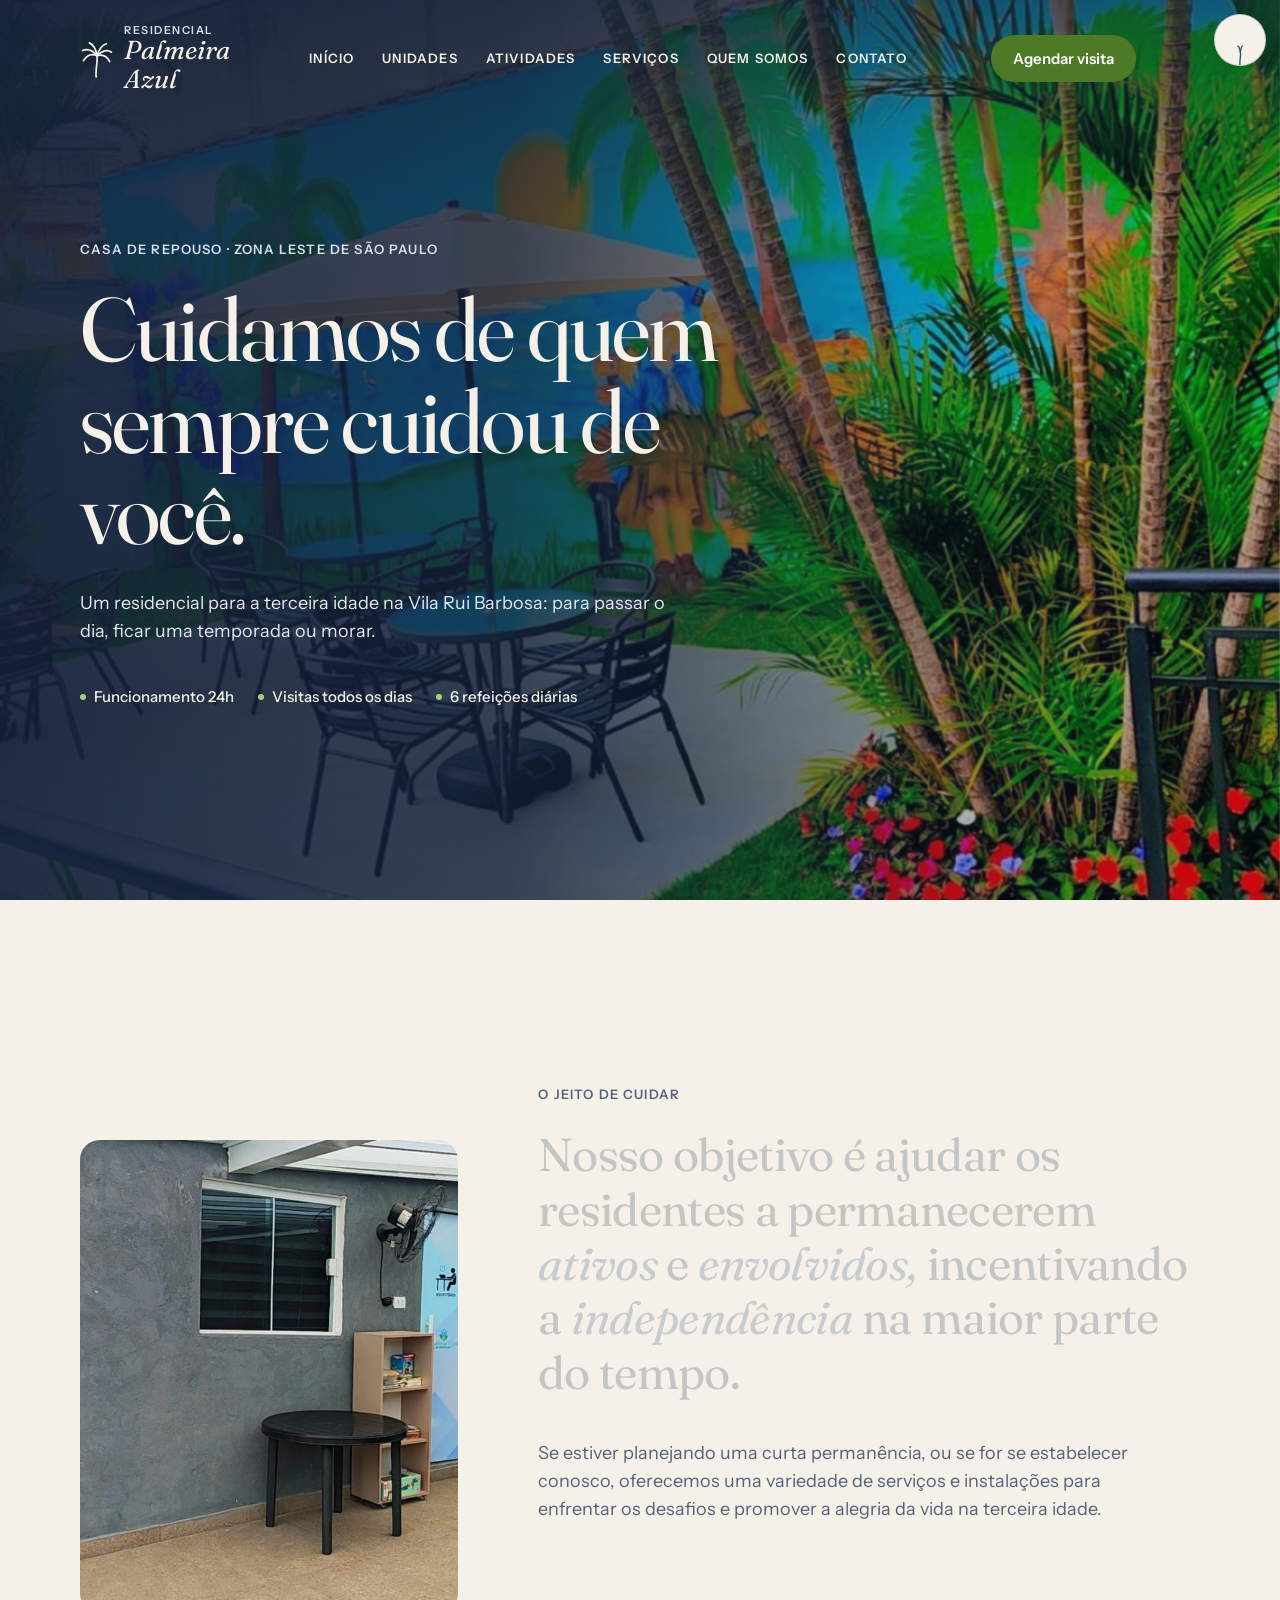
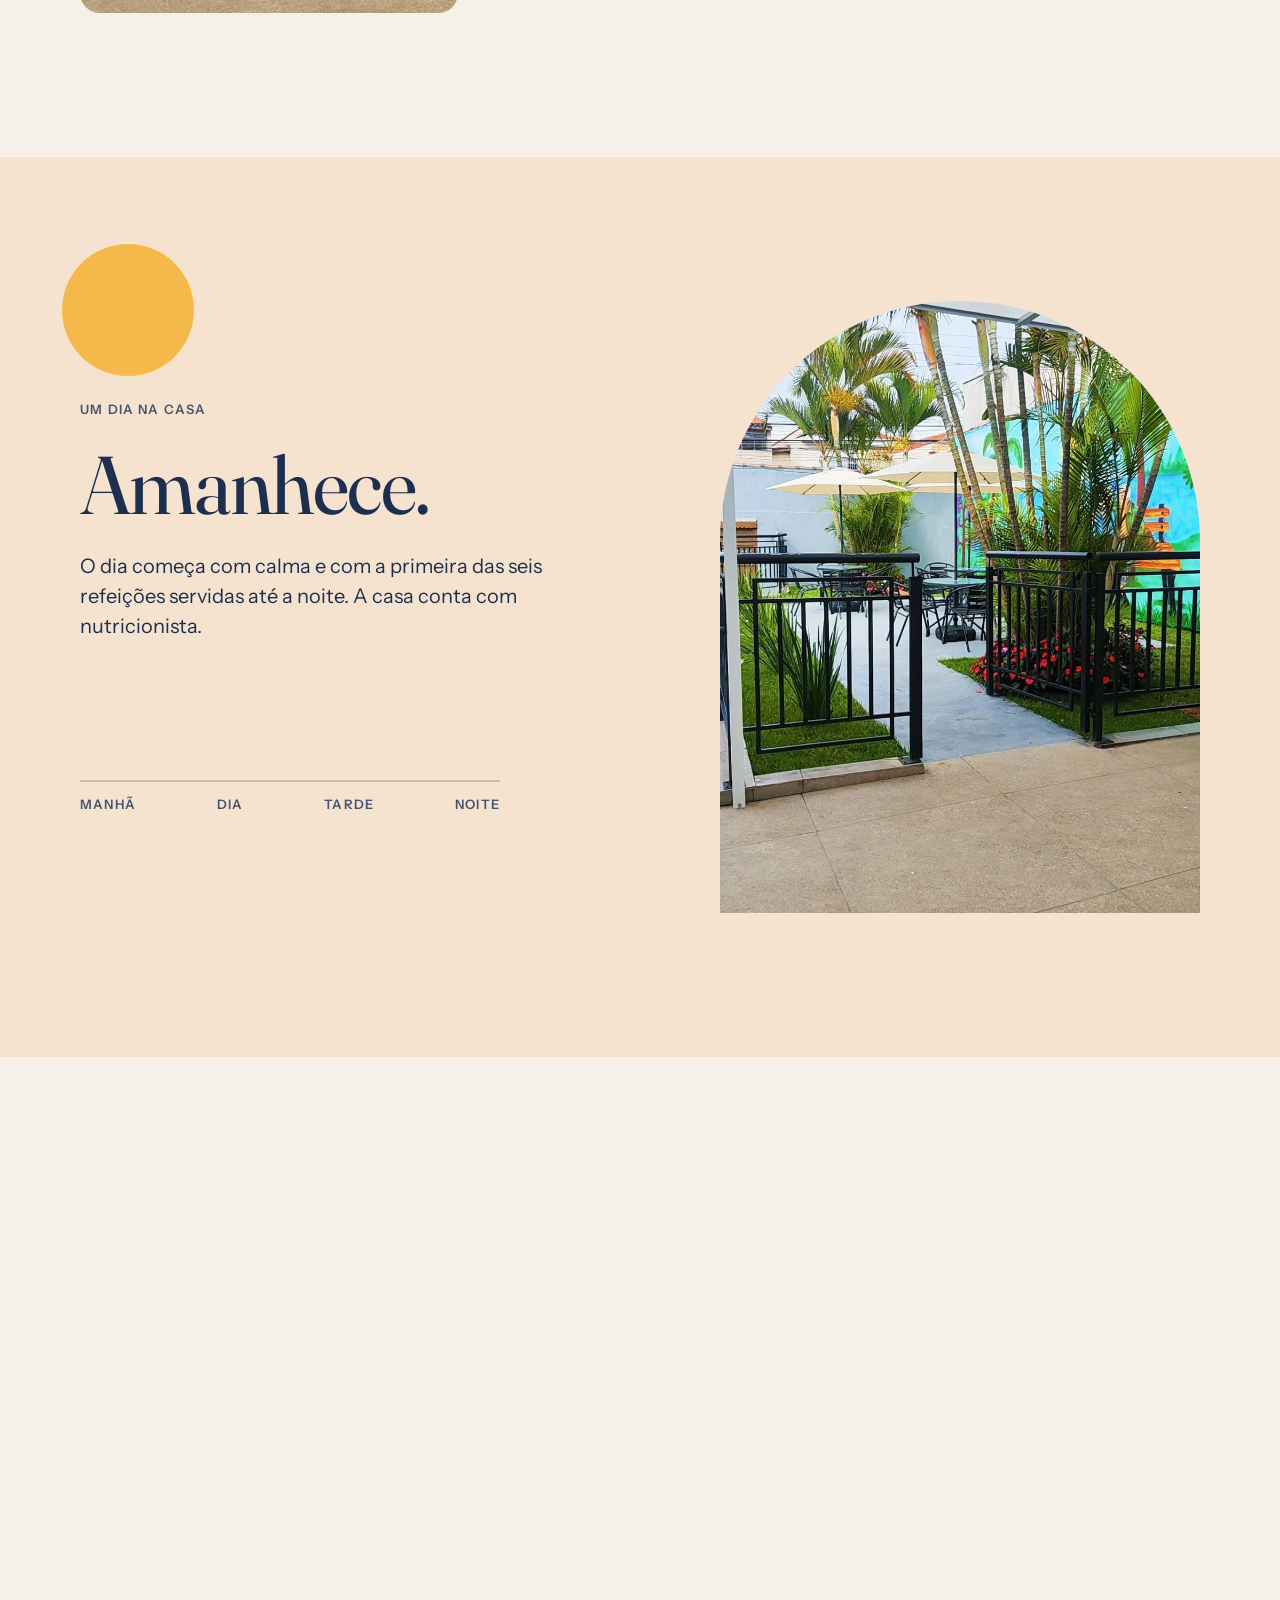
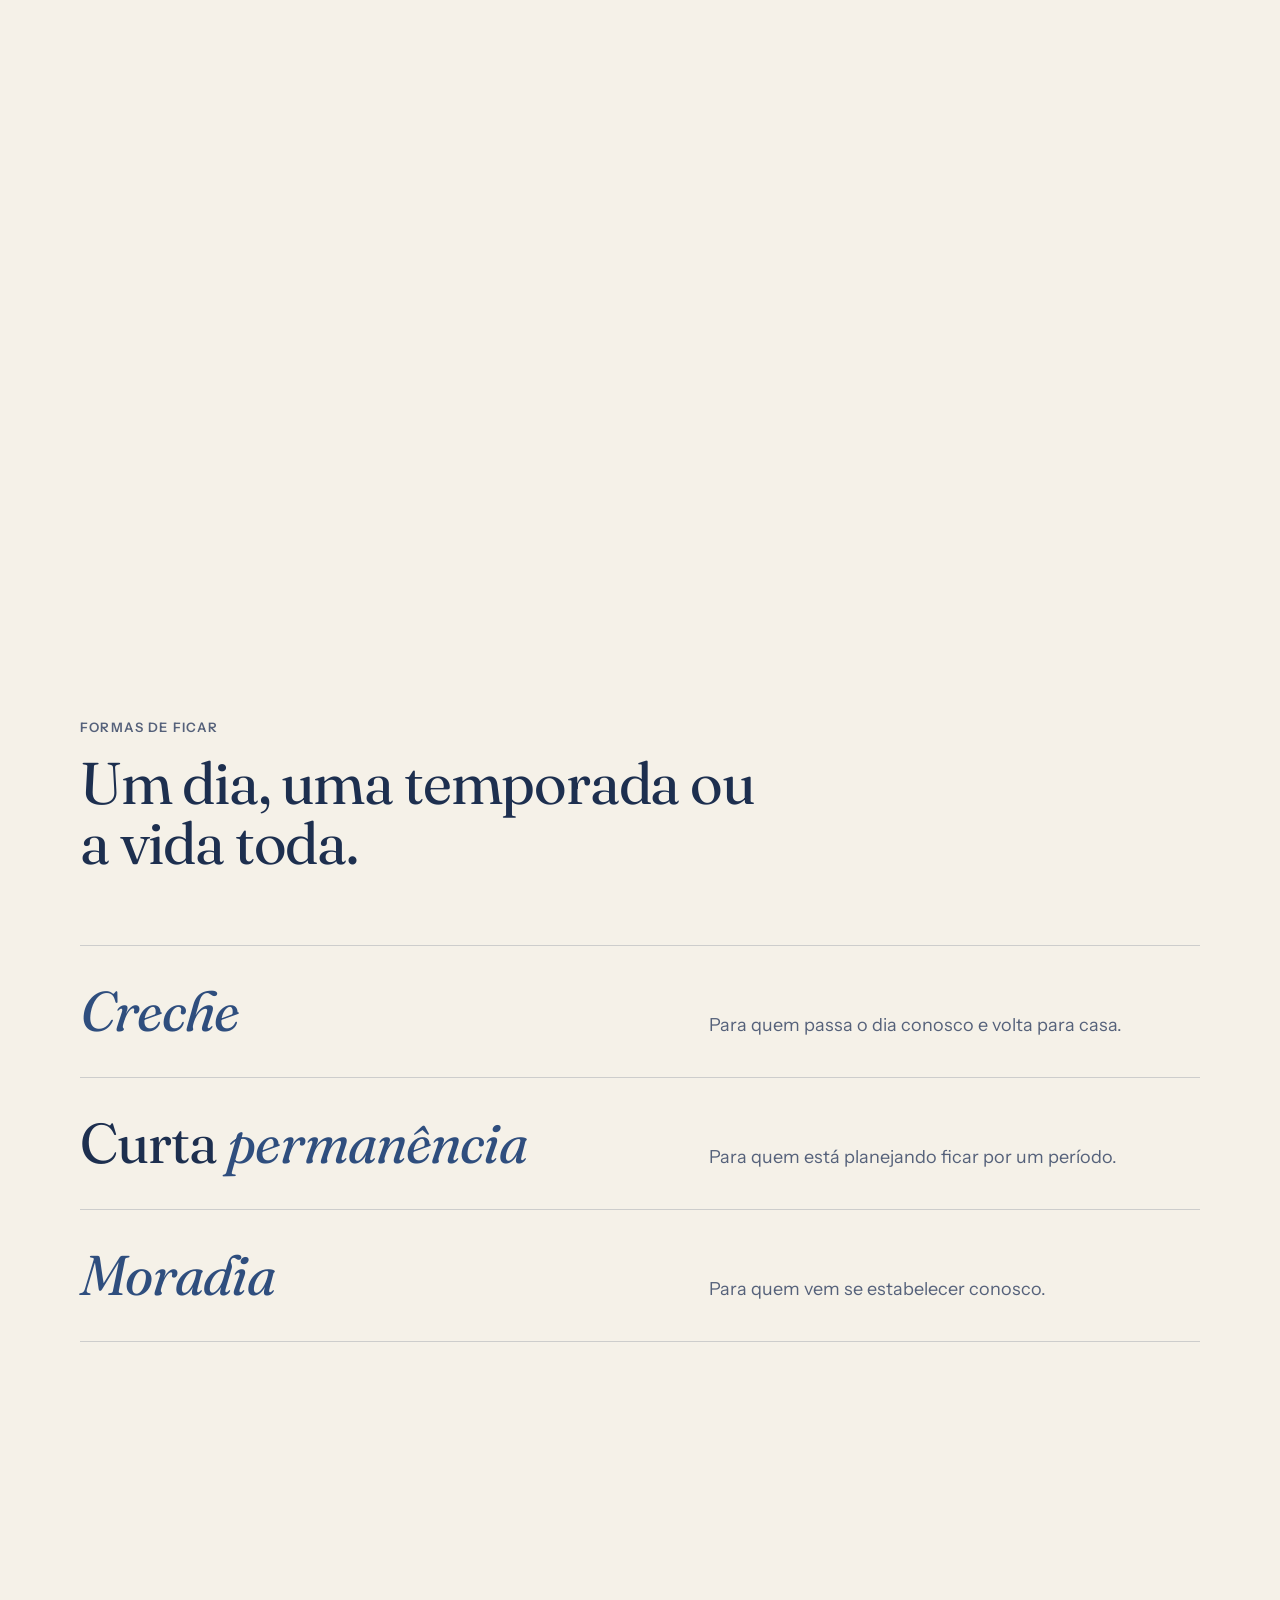
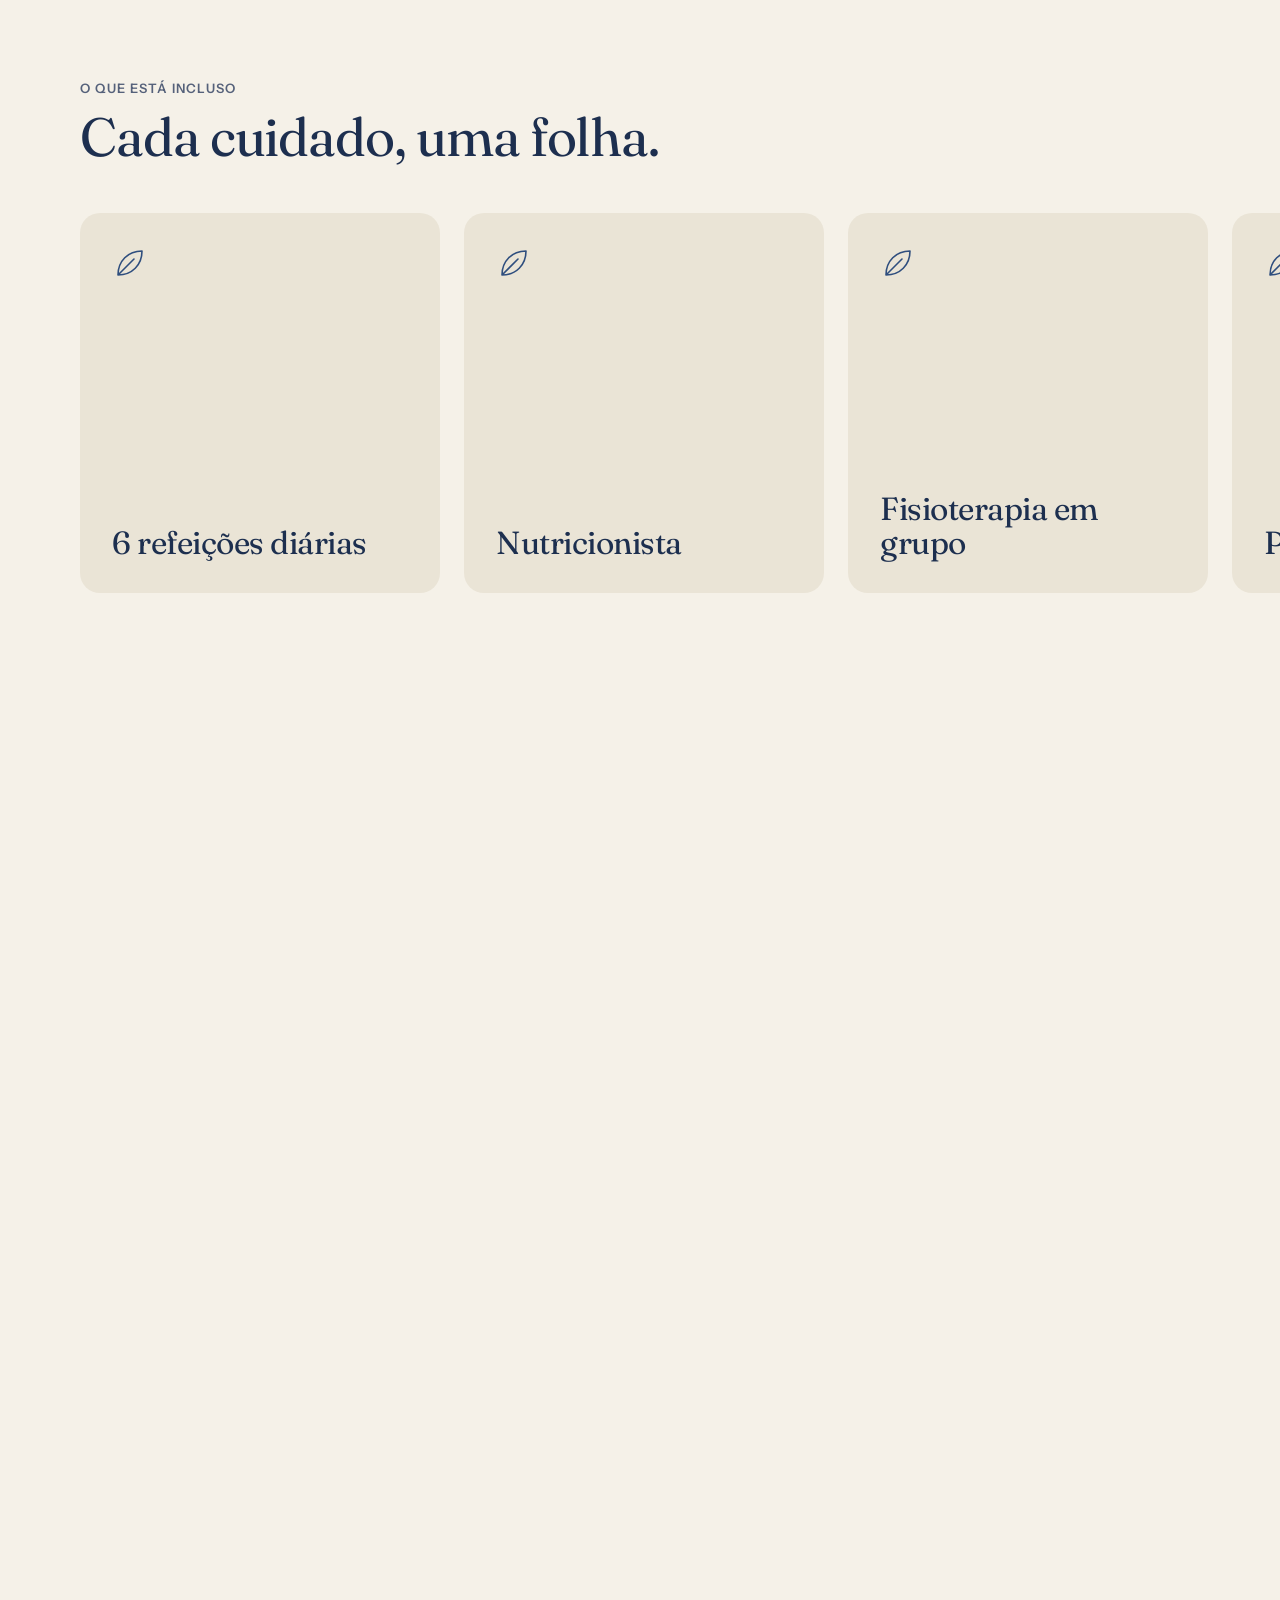
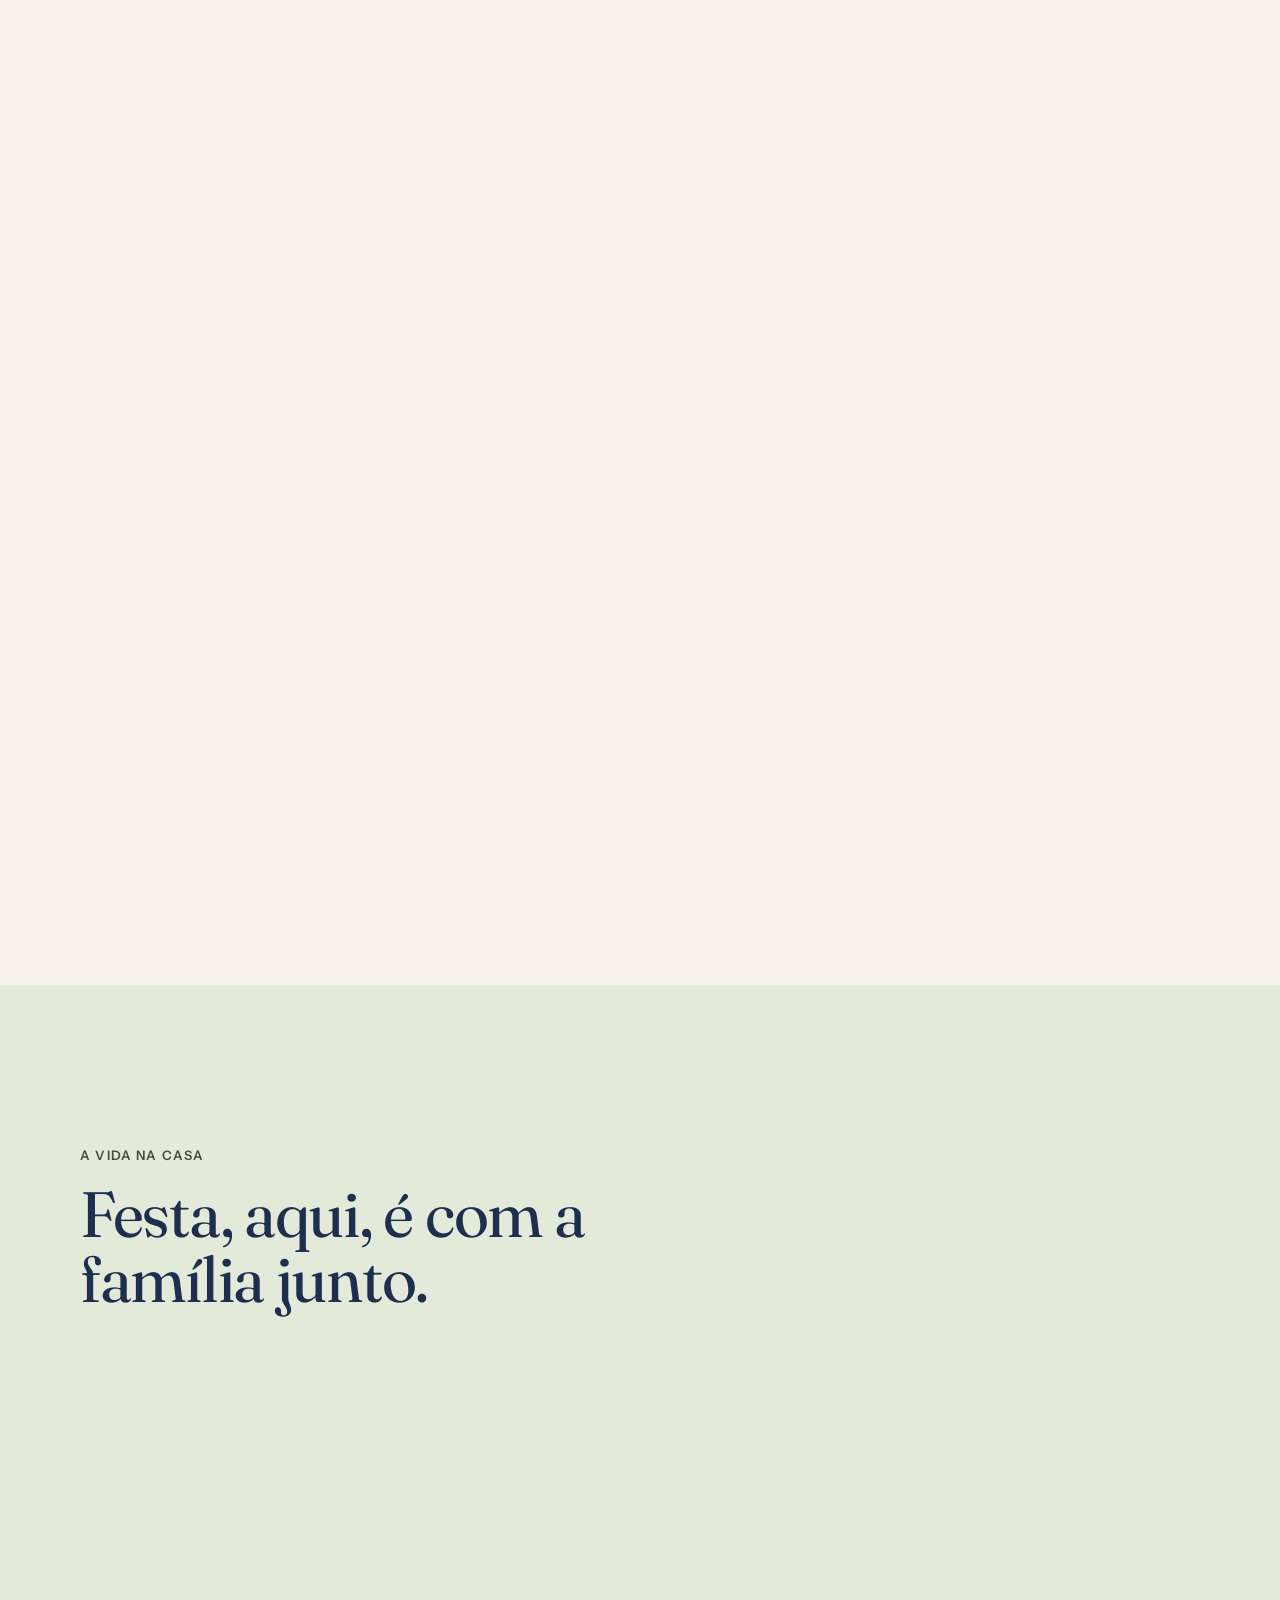
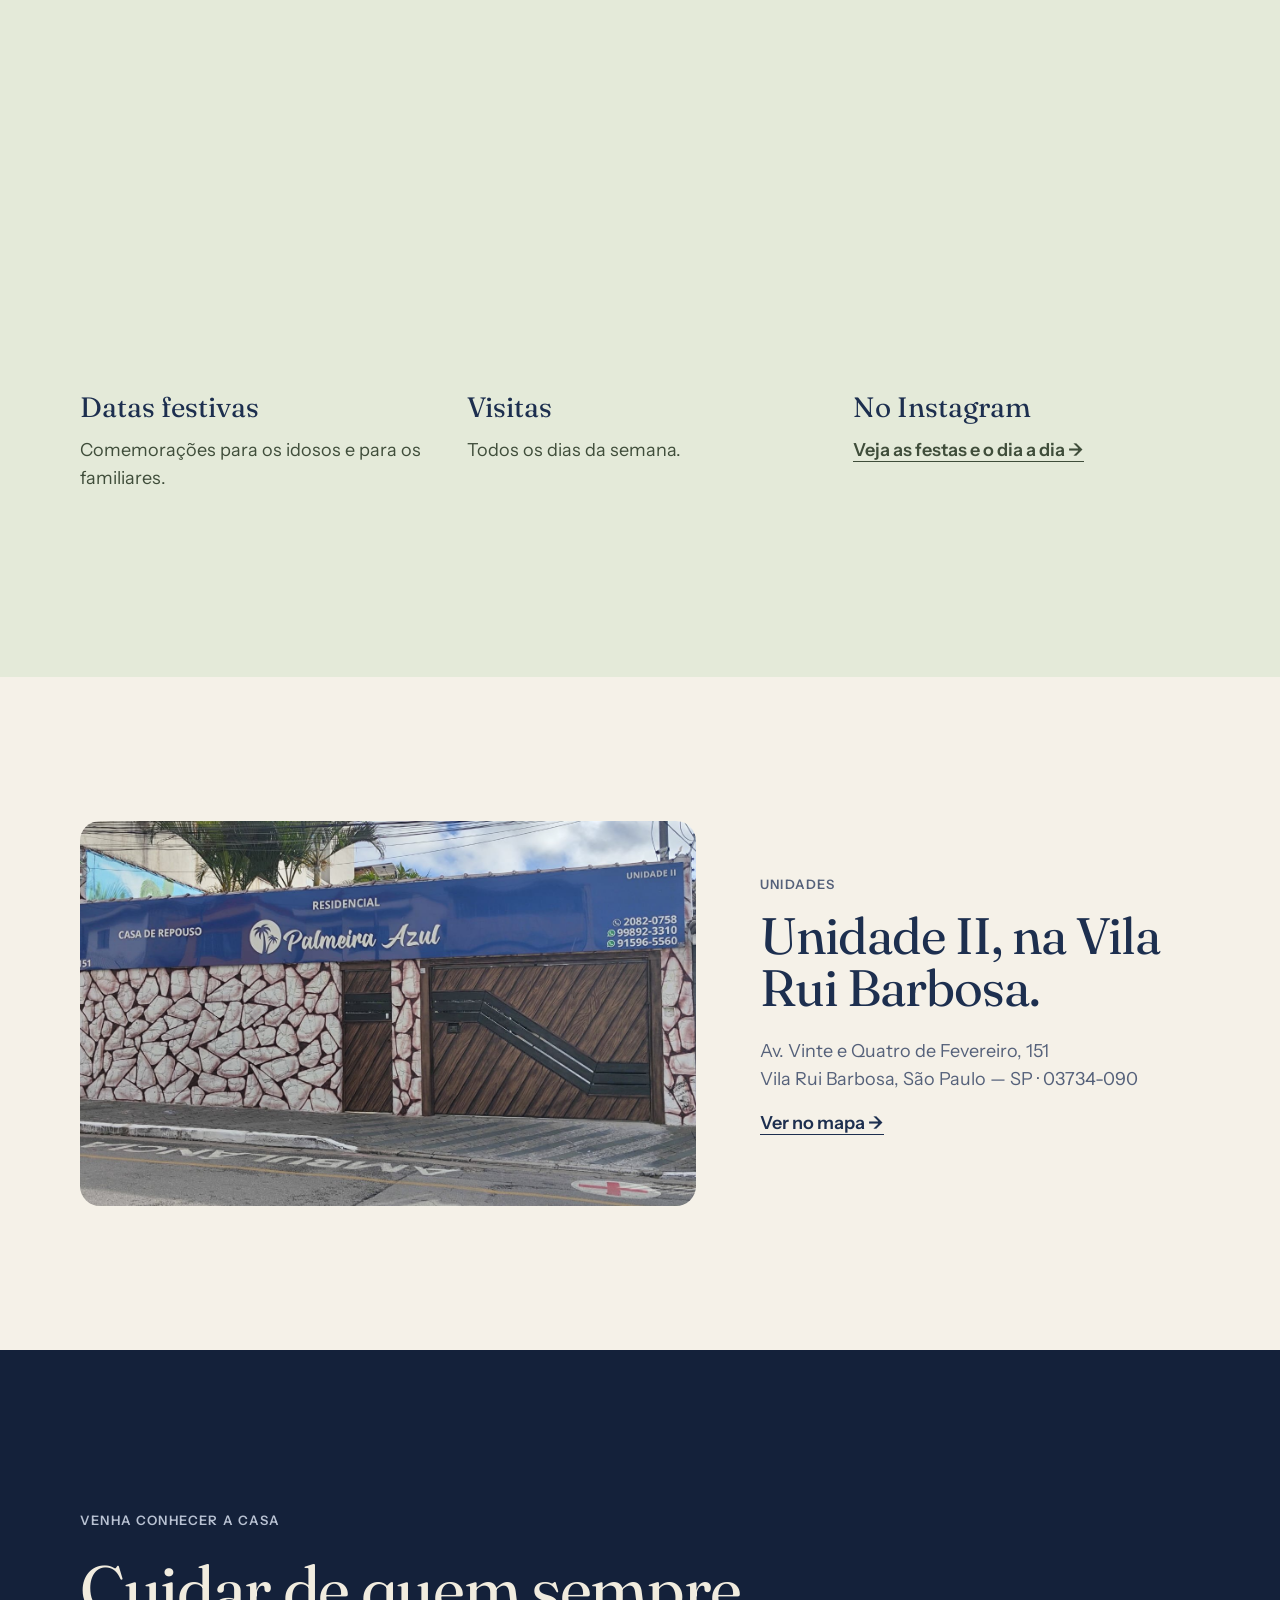
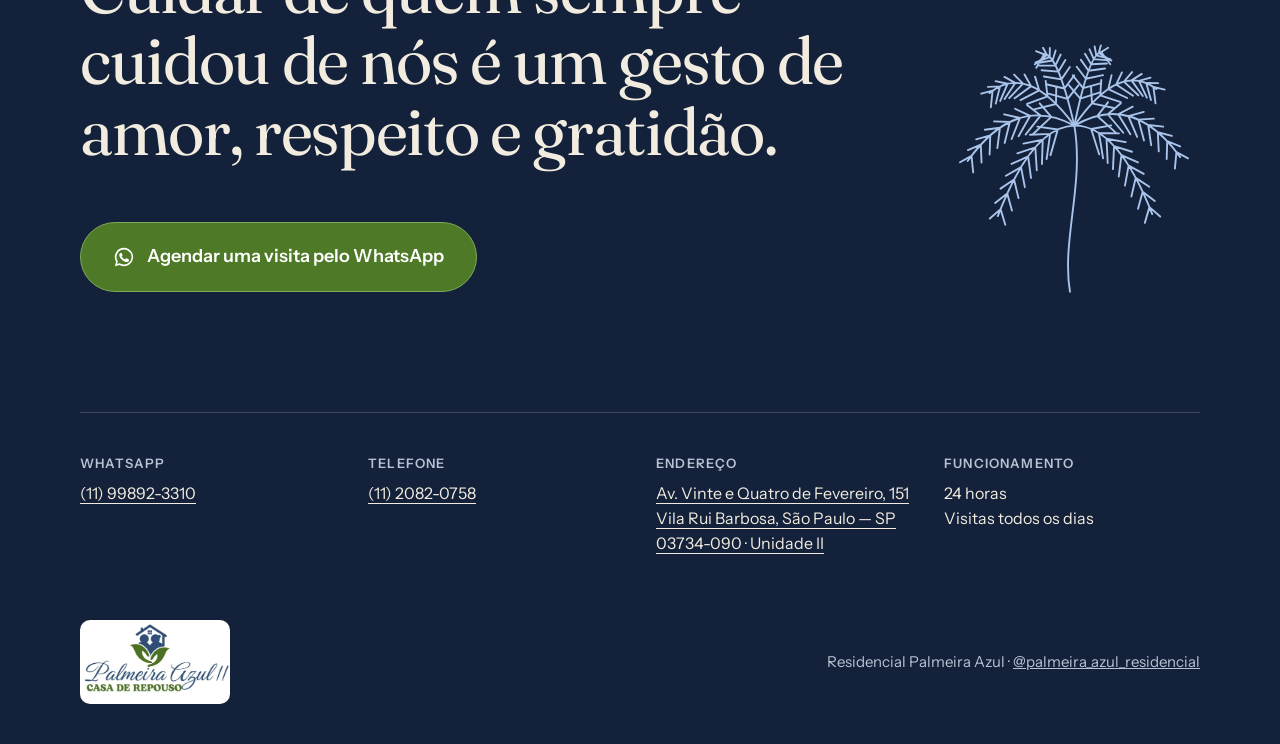
<file: index.html>
<!DOCTYPE html>
<html lang="pt-BR">
<head>
<meta charset="utf-8">
<meta name="viewport" content="width=device-width, initial-scale=1">
<title>Residencial Palmeira Azul | Casa de repouso na Zona Leste de São Paulo</title>
<meta name="description" content="Residencial Palmeira Azul: casa de repouso na Vila Rui Barbosa, Zona Leste de São Paulo. Creche, curta permanência e moradia, com funcionamento 24 horas. Agende uma visita.">
<link rel="preconnect" href="https://fonts.googleapis.com">
<link rel="preconnect" href="https://fonts.gstatic.com" crossorigin>
<link href="https://fonts.googleapis.com/css2?family=Fraunces:ital,opsz,wght@0,9..144,300..600;1,9..144,300..600&family=Instrument+Sans:wght@400;500;600&display=swap" rel="stylesheet">
<link rel="stylesheet" href="sites-incriveis.css">
<style>
:root{
  --fundo:#F5F1E8; --superficie:#EAE4D6; --tinta:#1D2F4F; --suave:#55617A;
  --acento:#4E7A27; --azul:#2F4E7E; --noite:#14213A; --noite-tinta:#F1ECDF; --noite-suave:#B9C2D3;
  --display:"Fraunces", Georgia, serif; --texto:"Instrument Sans", system-ui, sans-serif;
  --palma:#2F4E7E;
}
*{box-sizing:border-box}
html{background:var(--fundo);color:var(--tinta);-webkit-text-size-adjust:100%}
body{margin:0;background:var(--fundo);color:var(--tinta);font-family:var(--texto);font-size:18px;line-height:1.55;overflow-x:clip}
img{display:block;max-width:100%}
a{color:inherit}
h1,h2,h3,p,ul{margin:0}
ul{padding:0;list-style:none}
.c{width:min(1120px, 100% - 48px);margin-inline:auto}
.rotulo{font-size:13px;font-weight:600;letter-spacing:.09em;text-transform:uppercase;color:var(--suave)}
.display{font-family:var(--display);font-weight:400;letter-spacing:-0.02em;line-height:1.02}
:focus-visible{outline:2px solid var(--acento);outline-offset:4px;border-radius:4px}

/* ---------- cabeçalho ---------- */
.topo{display:flex;justify-content:space-between;align-items:center;padding:24px 0}
.marca{text-decoration:none;display:flex;flex-direction:column;line-height:1.1}
.marca small{font-size:11px;font-weight:600;letter-spacing:.14em;text-transform:uppercase;color:var(--suave)}
.marca span{font-family:var(--display);font-style:italic;font-size:26px;color:var(--azul)}
.topo-link{font-size:15px;font-weight:500;text-underline-offset:5px}

/* ---------- 1. abertura ---------- */
.abertura{min-height:100vh;min-height:100svh;display:flex;flex-direction:column}
.abertura-grade{flex:1;display:grid;grid-template-columns:7fr 5fr;gap:64px;align-items:end;padding-top:24px}
.abertura-texto{padding-bottom:104px}
.abertura h1{font-size:clamp(44px,7vw,96px);margin:24px 0 32px}
.abertura-sub{max-width:34em;color:var(--suave)}
.fatos{display:flex;flex-wrap:wrap;gap:8px 24px;margin-top:40px;font-size:15px;font-weight:500}
.fatos li{display:flex;align-items:center;gap:8px}
.fatos li::before{content:"";width:6px;height:6px;border-radius:50%;background:var(--acento)}
.arco{border-radius:999px 999px 0 0;overflow:hidden;background:var(--superficie)}
.abertura .arco{height:min(78vh,720px);margin-bottom:-80px}
.arco img{width:100%;height:116%;object-fit:cover}

/* ---------- 2. o jeito de cuidar ---------- */
.jeito{padding:184px 0 144px}
.jeito-grade{display:grid;grid-template-columns:4fr 7fr;gap:80px;align-items:start}
.jeito-foto{border-radius:20px;overflow:hidden;aspect-ratio:4/5;margin-top:56px}
.jeito-foto img{width:100%;height:118%;object-fit:cover}
.acende{font-family:var(--display);font-weight:400;font-size:clamp(28px,3.6vw,48px);line-height:1.18;letter-spacing:-0.015em;margin:24px 0 40px}
.acende .pal{opacity:.22;transition:opacity .35s ease}
.acende .pal.on{opacity:1}
.acende .chave{font-style:italic;color:var(--azul)}
.jeito-resto{max-width:33em;color:var(--suave)}

/* ---------- 3. um dia na casa (pico) ---------- */
#dia{--ceu:#F6E3CF;--ceu-tinta:#1D2F4F;--ceu-suave:#46536D}
#dia .fx-palco{background:var(--ceu);color:var(--ceu-tinta)}
.sol{position:absolute;left:0;top:0;width:132px;height:132px;margin:-66px 0 0 -66px;border-radius:50%;background:#F4B94A;will-change:transform}
.estrelas{position:absolute;inset:0;opacity:0;pointer-events:none}
.estrelas i{position:absolute;width:3px;height:3px;border-radius:50%;background:#F1ECDF}
.dia-grade{position:relative;display:grid;grid-template-columns:6fr 5fr;gap:64px;align-items:center}
#dia .rotulo{color:var(--ceu-suave)}
.etapas{display:grid;margin-top:24px}
.etapas .fx-etapa{grid-area:1/1}
.etapas h3{font-size:clamp(44px,6.4vw,88px);margin-bottom:24px}
.etapas p{max-width:27em;font-size:20px;line-height:1.5}
.linha-dia{margin-top:56px;max-width:420px}
.linha-dia .trilha{height:2px;background:color-mix(in srgb,var(--ceu-tinta) 22%,transparent);position:relative}
.linha-dia .trilha b{position:absolute;inset:0;background:var(--ceu-tinta);transform-origin:left;transform:scaleX(0)}
.linha-dia ol{display:flex;justify-content:space-between;list-style:none;padding:0;margin:12px 0 0;font-size:13px;font-weight:600;letter-spacing:.09em;text-transform:uppercase;color:var(--ceu-suave)}
.janela{position:relative;height:min(68vh,640px)}
.janela .fx-etapa{position:absolute;inset:0;transition:opacity .7s ease}
.janela img{width:100%;height:100%;object-fit:cover}

/* ---------- 4. formas de ficar ---------- */
.formas{padding:160px 0 144px}
.formas h2{font-size:clamp(36px,4.6vw,60px);max-width:12em;margin:16px 0 72px}
.forma{display:grid;grid-template-columns:6fr 5fr;gap:40px;align-items:baseline;padding:36px 0;border-top:1px solid color-mix(in srgb,var(--tinta) 18%,transparent)}
.forma:last-child{border-bottom:1px solid color-mix(in srgb,var(--tinta) 18%,transparent)}
.forma h3{font-family:var(--display);font-weight:400;font-size:clamp(32px,4.4vw,56px);letter-spacing:-0.02em;line-height:1.05}
.forma h3 em{color:var(--azul)}
.forma p{color:var(--suave);max-width:26em}

/* ---------- 5. o que está incluso ---------- */
.incluso-in{width:100%}
.incluso-in h2{font-size:clamp(34px,4.2vw,56px);margin:12px 0 48px}
.incluso-trilho{gap:24px;padding-inline:max(24px, calc((100vw - 1120px) / 2))}
.incluso-trilho li{flex:0 0 auto;width:min(76vw,360px);height:min(44vh,380px);background:var(--superficie);border-radius:20px;padding:32px;display:flex;flex-direction:column;justify-content:space-between}
.incluso-trilho svg{width:36px;height:36px;color:var(--azul)}
.incluso-trilho h3{font-family:var(--display);font-weight:400;font-size:32px;line-height:1.08;letter-spacing:-0.015em}
.incluso-trilho p{font-size:15px;color:var(--suave);margin-top:12px}

/* ---------- 6. a vida na casa ---------- */
.vida{padding:160px 0 184px;background:#E4EAD9;color:var(--tinta)}
.vida-topo{display:grid;grid-template-columns:7fr 4fr;gap:64px;align-items:end;margin-bottom:72px}
.vida h2{font-size:clamp(36px,5vw,68px);margin-top:16px}
.vida-fotos{display:grid;grid-template-columns:8fr 3fr;gap:24px;align-items:end}
.quadro{border-radius:20px;overflow:hidden}
.quadro.grande{aspect-ratio:16/10}
.quadro.alto{aspect-ratio:3/5;margin-bottom:-64px}
.quadro img{width:100%;height:120%;object-fit:cover}
.vida-fatos{display:grid;grid-template-columns:1fr 1fr 1fr;gap:40px;margin-top:104px}
.vida-fatos h3{font-family:var(--display);font-weight:400;font-size:28px;margin-bottom:8px}
.vida-fatos p{color:#3F4D3A}
.vida .rotulo{color:#3F4D3A}
.link-seta{font-weight:600;text-underline-offset:5px}

/* ---------- 7. fechamento ---------- */
.fim{padding:160px 0 0;background:var(--noite);color:var(--noite-tinta)}
.fim .rotulo{color:var(--noite-suave)}
.fim-grade{display:grid;grid-template-columns:8fr 3fr;gap:64px;align-items:end}
.fim h2{font-size:clamp(36px,5.2vw,72px);line-height:1.06;margin:24px 0 56px}
.botao{display:inline-flex;align-items:center;gap:12px;background:var(--acento);color:#fff;text-decoration:none;font-weight:600;font-size:18px;padding:20px 32px;border-radius:999px;border:1px solid #7FA95A;transition:transform .25s ease, background .25s ease}
.botao:hover{background:#43691F;transform:translateY(-2px)}
.botao svg{width:22px;height:22px}
.fim-palma{width:100%;max-width:260px;justify-self:end;color:#A9C4EA}
.contatos{display:grid;grid-template-columns:repeat(4,1fr);gap:32px;margin-top:120px;padding:40px 0;border-top:1px solid rgba(241,236,223,.2);font-size:16px}
.contatos h3{font-size:13px;font-weight:600;letter-spacing:.09em;text-transform:uppercase;color:var(--noite-suave);margin-bottom:8px}
.contatos a{text-underline-offset:4px}
.rodape{display:flex;justify-content:space-between;align-items:center;gap:24px;padding:24px 0 40px;font-size:15px;color:var(--noite-suave)}
.rodape img{width:150px;height:auto;border-radius:10px}

/* ---------- a palmeira (movimento-assinatura) ---------- */
.palma{fill:none;stroke:currentColor;stroke-linecap:round;stroke-linejoin:round;overflow:visible}
.palma-fixa{position:fixed;right:max(0px, calc((100vw - 1120px) / 2 - 190px));bottom:0;width:190px;height:auto;color:var(--palma);pointer-events:none;z-index:5;transition:opacity .5s ease,color .4s ease}
.palma-chip{display:none;position:fixed;top:14px;right:14px;width:52px;height:52px;border-radius:50%;background:#F5F1E8;border:1px solid rgba(29,47,79,.16);z-index:6;pointer-events:none;align-items:flex-end;justify-content:center;overflow:hidden}
.palma-chip svg{width:40px;height:46px;color:var(--azul)}
.palma-some .palma-fixa{opacity:0}
.ceu-noite{--palma:#A9C4EA}

@media (max-width:1380px){
  .palma-fixa{display:none}
  .palma-chip{display:flex}
  .topo{padding-right:64px}
}
@media (max-width:860px){
  body{font-size:17px}
  .abertura-grade{grid-template-columns:1fr;gap:40px;align-items:start}
  .abertura-texto{padding-bottom:0}
  .abertura h1{margin:16px 0 24px}
  .fatos{margin-top:24px}
  .abertura .arco{height:46vh;margin-bottom:-40px;width:82%;margin-left:auto}
  .jeito{padding:136px 0 104px}
  .jeito-grade{grid-template-columns:1fr;gap:40px}
  .jeito-foto{order:2;margin-top:0;aspect-ratio:4/3}
  .dia-grade{grid-template-columns:1fr;gap:24px}
  .janela{order:-1;height:30vh;width:64%}
  .etapas{margin-top:12px}
  .etapas h3{margin-bottom:12px}
  .etapas p{font-size:17px}
  .linha-dia{margin-top:28px}
  .sol{width:84px;height:84px;margin:-42px 0 0 -42px}
  .formas{padding:104px 0}
  .formas h2{margin-bottom:48px}
  .forma{grid-template-columns:1fr;gap:12px;padding:28px 0}
  .incluso-in h2{margin-bottom:32px}
  .incluso-trilho li{height:min(42vh,340px);padding:24px}
  .incluso-trilho h3{font-size:28px}
  .vida{padding:104px 0 136px}
  .vida-topo{grid-template-columns:1fr;gap:24px;margin-bottom:40px}
  .vida-fotos{grid-template-columns:1fr}
  .quadro.alto{display:none}
  .vida-fatos{grid-template-columns:1fr;gap:32px;margin-top:56px}
  .fim{padding-top:104px}
  .fim-grade{grid-template-columns:1fr;gap:40px}
  .fim-palma{max-width:150px;justify-self:start;order:-1}
  .fim h2{margin:16px 0 40px}
  .botao{width:100%;justify-content:center;padding:20px 24px}
  .contatos{grid-template-columns:1fr 1fr;margin-top:72px}
  .rodape{flex-direction:column;align-items:flex-start}
}

/* ---------- movimento reduzido ---------- */
.fx-reduzido .acende .pal{opacity:1}
.fx-reduzido #dia .fx-palco{padding:104px 0}
.fx-reduzido .sol,.fx-reduzido .estrelas,.fx-reduzido .linha-dia{display:none}
.fx-reduzido .etapas{display:block}
.fx-reduzido .etapas h3{font-size:44px}
.fx-reduzido .janela .fx-etapa{position:absolute !important;margin:0;opacity:0 !important}
.fx-reduzido .janela .fx-etapa:first-child{opacity:1 !important}
.fx-reduzido .incluso-in{padding:104px 0}
.fx-reduzido .incluso-trilho{gap:24px}
.fx-reduzido .arco img,.fx-reduzido .jeito-foto img,.fx-reduzido .quadro img{height:100%}
/* ---------- menu do topo e seção de unidades ---------- */
.menu{display:flex;flex-wrap:wrap;gap:8px 28px;font-size:15px;font-weight:500}
.menu a{text-decoration:none;padding:6px 0;border-bottom:1px solid transparent}
.menu a:hover{border-bottom-color:currentColor}
.unidade{padding:144px 0;background:var(--fundo);color:var(--tinta)}
.unidade-grade{display:grid;grid-template-columns:7fr 5fr;gap:64px;align-items:center}
.unidade .quadro{aspect-ratio:16/10}
.unidade .quadro img{height:100%}
.unidade h2{font-size:clamp(32px,4vw,52px);margin:16px 0 24px}
.unidade p{color:var(--suave);margin-bottom:16px}
.unidade .link-seta{color:var(--tinta)}
@media (max-width:860px){
  .topo{flex-wrap:wrap;gap:12px}
  .menu{width:100%;gap:2px 20px;font-size:14px}
  .unidade{padding:96px 0}
  .unidade-grade{grid-template-columns:1fr;gap:32px}
}
/* ---------- cabeçalho: marca à esquerda, menu ao centro, botão à direita ---------- */
.topo{display:grid;grid-template-columns:1fr auto 1fr;align-items:center;gap:24px}
.marca{justify-self:start}
.menu{justify-content:center;gap:8px 28px;font-size:13px;font-weight:600;letter-spacing:.09em;text-transform:uppercase}
.topo-botao{justify-self:end;background:var(--acento);color:#fff;text-decoration:none;font-size:15px;font-weight:600;padding:12px 22px;border-radius:999px;transition:background .25s ease}
.topo-botao:hover{background:#43691F}
@media (max-width:1100px){
  .topo{grid-template-columns:1fr auto;row-gap:16px}
  .menu{grid-column:1 / -1;grid-row:2;width:100%}
}
@media (max-width:860px){
  .topo{grid-template-columns:1fr;gap:16px}
  .topo-botao{display:none}
  .menu{gap:4px 18px;font-size:12px}
}
/* ---------- abertura com a foto por trás do texto ---------- */
.abertura{position:relative;isolation:isolate;overflow:hidden;color:#F5F1E8 !important}
.abertura-fundo{position:absolute;inset:0;z-index:-1}
.abertura-fundo img{position:absolute;left:0;top:-6%;width:100%;height:112%;object-fit:cover}
.abertura-fundo::after{content:"";position:absolute;inset:0;background:linear-gradient(90deg,rgba(20,33,58,.92) 0%,rgba(20,33,58,.78) 40%,rgba(20,33,58,.3) 74%,rgba(20,33,58,.18) 100%),linear-gradient(180deg,rgba(20,33,58,.6) 0,rgba(20,33,58,0) 24%)}
.abertura-grade{grid-template-columns:1fr;align-items:center}
.abertura-texto{max-width:680px;padding-bottom:72px}
.abertura .rotulo,.abertura .marca small{color:#D9DFEA}
.abertura .marca span{color:#F5F1E8}
.abertura-sub{color:#E6E9EF}
.abertura .fatos li::before{background:#A9CF7C}
@media (max-width:860px){
  .abertura-fundo::after{background:linear-gradient(180deg,rgba(20,33,58,.86) 0,rgba(20,33,58,.74) 100%)}
  .abertura-texto{padding-bottom:72px}
}
.fx-reduzido .abertura-fundo img{top:0;height:100%}
/* ---------- menu fixo no topo ---------- */
.topo-fixo{position:fixed;top:0;left:0;right:0;z-index:20;color:#F5F1E8;transition:background .3s ease,color .3s ease,box-shadow .3s ease}
.topo-fixo .topo{transition:padding .3s ease}
.topo-fixo:not(.rolado) .marca span{color:#F5F1E8}
.topo-fixo:not(.rolado) .marca small{color:#D9DFEA}
.topo-fixo.rolado{background:#F5F1E8;color:#1D2F4F;box-shadow:0 1px 0 rgba(29,47,79,.12)}
.topo-fixo.rolado .topo{padding-block:12px}
.abertura{padding-top:96px}
.palma-chip{z-index:21}
@media (max-width:860px){
  .abertura{padding-top:128px}
  .topo-fixo .menu{flex-wrap:nowrap;justify-content:flex-start;overflow-x:auto;white-space:nowrap;scrollbar-width:none}
  .topo-fixo .menu::-webkit-scrollbar{display:none}
  .topo-fixo.rolado .marca{display:none}
  .topo-fixo.rolado .topo{padding-block:8px}
  .palma-chip{width:40px;height:40px;top:5px;right:10px}
  .palma-chip svg{width:30px;height:34px}
}
/* ---------- palmeira na marca ---------- */
.marca{flex-direction:row;align-items:center;gap:10px}
.marca-texto{display:flex;flex-direction:column;line-height:1.1}
.marca small{font-family:var(--texto);font-style:normal}
.marca-palma{flex:none;width:34px;height:38px;color:var(--azul)}
.topo-fixo:not(.rolado) .marca-palma{color:#F5F1E8}
</style>
</head>
<body>

<div class="topo-fixo">
  <header class="c topo">
    <a class="marca" href="#inicio" aria-label="Residencial Palmeira Azul"><svg class="marca-palma" viewBox="0 0 40 44" fill="none" stroke="currentColor" stroke-width="2" stroke-linecap="round" aria-hidden="true"><path d="M19 43C18 34 21 26 20 18"/><path d="M20 18Q12 8 3 12"/><path d="M20 18Q10 14 4 24"/><path d="M20 18Q18 6 11 3"/><path d="M20 18Q24 6 31 4"/><path d="M20 18Q30 9 37 14"/><path d="M20 18Q30 15 35 25"/></svg><span class="marca-texto"><small>Residencial</small><span>Palmeira Azul</span></span></a>
    <nav class="menu" aria-label="Seções da página">
      <a href="#inicio">Início</a>
      <a href="#unidades">Unidades</a>
      <a href="#dia">Atividades</a>
      <a href="#servicos">Serviços</a>
      <a href="#quem-somos">Quem somos</a>
      <a href="#visita">Contato</a>
    </nav>
    <a class="topo-botao" href="#visita">Agendar visita</a>
  </header>
</div>

<!-- a palmeira que cresce: fixa no canto (computador) e no selo (celular) -->
<svg class="palma palma-fixa" data-palma data-traco="3" viewBox="0 0 360 440" aria-hidden="true"></svg>
<div class="palma-chip" aria-hidden="true"><svg class="palma" data-palma data-simples data-minimo="0.55" data-traco="13" viewBox="0 0 360 440"></svg></div>

<main>

<!-- 1. ABERTURA -->
<section class="abertura" id="inicio" data-fx-fundo="#F5F1E8" data-fx-tinta="#1D2F4F">
  <div class="abertura-fundo"><img data-fx-paralaxe="0.1" src="fotos/jardim-mural.jpg" alt="Jardim do Residencial Palmeira Azul, com mesas, guarda-sóis, palmeiras e um mural colorido" width="1599" height="899"></div>
  <div class="c abertura-grade">
    <div class="abertura-texto">
      <p class="rotulo" data-fx="surgir">Casa de repouso · Zona Leste de São Paulo</p>
      <h1 class="display" data-fx="palavras" data-fx-duracao="900">Cuidamos de quem sempre cuidou de você.</h1>
      <p class="abertura-sub" data-fx="subir" data-fx-atraso="500">Um residencial para a terceira idade na Vila Rui Barbosa: para passar o dia, ficar uma temporada ou morar.</p>
      <ul class="fatos" data-fx="subir" data-fx-atraso="650">
        <li>Funcionamento 24h</li>
        <li>Visitas todos os dias</li>
        <li>6 refeições diárias</li>
      </ul>
    </div>
  </div>
</section>

<!-- 2. O JEITO DE CUIDAR -->
<section class="jeito" id="quem-somos" data-fx-fundo="#F5F1E8" data-fx-tinta="#1D2F4F">
  <div class="c jeito-grade">
    <div class="jeito-foto" data-fx="esquerda">
      <img data-fx-paralaxe="0.08" src="fotos/varanda-portas.jpg" alt="Varanda coberta da casa, com rampa de acesso, corrimão e portas sinalizadas" loading="lazy" width="1599" height="899">
    </div>
    <div>
      <h2 class="rotulo">O jeito de cuidar</h2>
      <p class="acende" id="acende">Nosso objetivo é ajudar os residentes a permanecerem ativos e envolvidos, incentivando a independência na maior parte do tempo.</p>
      <p class="jeito-resto" data-fx="subir">Se estiver planejando uma curta permanência, ou se for se estabelecer conosco, oferecemos uma variedade de serviços e instalações para enfrentar os desafios e promover a alegria da vida na terceira idade.</p>
    </div>
  </div>
</section>

<!-- 3. UM DIA NA CASA — o pico -->
<section id="dia" data-fx-fixa data-fx-altura="4" data-fx-etapas="4" data-fx-fundo="#F5F1E8" data-fx-tinta="#1D2F4F">
  <div class="fx-palco">
    <div class="sol" aria-hidden="true"></div>
    <div class="estrelas" aria-hidden="true">
      <i style="left:12%;top:14%"></i><i style="left:27%;top:8%"></i><i style="left:44%;top:17%"></i>
      <i style="left:61%;top:7%"></i><i style="left:78%;top:13%"></i><i style="left:90%;top:22%"></i><i style="left:6%;top:30%"></i>
    </div>
    <div class="c dia-grade">
      <div>
        <h2 class="rotulo">Um dia na casa</h2>
        <div class="etapas">
          <div class="fx-etapa">
            <h3 class="display">Amanhece.</h3>
            <p>O dia começa com calma e com a primeira das seis refeições servidas até a noite. A casa conta com nutricionista.</p>
          </div>
          <div class="fx-etapa">
            <h3 class="display">O dia se movimenta.</h3>
            <p>Fisioterapia em grupo, musicoterapia, pet terapia e o acompanhamento da psicopedagoga mantêm os residentes ativos e envolvidos.</p>
          </div>
          <div class="fx-etapa">
            <h3 class="display">A família chega.</h3>
            <p>As visitas acontecem todos os dias da semana. E, nas datas festivas, a comemoração é de todos: idosos e familiares.</p>
          </div>
          <div class="fx-etapa">
            <h3 class="display">Anoitece.</h3>
            <p>A casa não fecha. O funcionamento é 24 horas, com suporte médico a qualquer momento, caso necessário.</p>
          </div>
        </div>
        <div class="linha-dia" aria-hidden="true">
          <div class="trilha"><b id="linha-dia"></b></div>
          <ol><li>Manhã</li><li>Dia</li><li>Tarde</li><li>Noite</li></ol>
        </div>
      </div>
      <div class="janela arco">
        <div class="fx-etapa"><img src="fotos/jardim-portao.jpg" alt="Entrada do jardim, com palmeiras, flores e guarda-sóis" width="899" height="1599"></div>
        <div class="fx-etapa"><img src="fotos/varanda-sofas.jpg" alt="Área de convivência coberta, com sofás e plantas" loading="lazy" width="1599" height="899"></div>
        <div class="fx-etapa"><img src="fotos/jardim-mural.jpg" alt="Mesas do jardim diante do mural pintado" loading="lazy" width="1599" height="899"></div>
        <div class="fx-etapa"><img src="fotos/fachada.jpg" alt="Fachada do Residencial Palmeira Azul" loading="lazy" width="1600" height="899"></div>
      </div>
    </div>
  </div>
</section>

<!-- 4. FORMAS DE FICAR -->
<section class="formas" data-fx-fundo="#F5F1E8" data-fx-tinta="#1D2F4F">
  <div class="c">
    <p class="rotulo">Formas de ficar</p>
    <h2 class="display" data-fx="subir">Um dia, uma temporada ou a vida toda.</h2>
    <div class="forma" data-fx="subir">
      <h3><em>Creche</em></h3>
      <p>Para quem passa o dia conosco e volta para casa.</p>
    </div>
    <div class="forma" data-fx="subir" data-fx-atraso="120">
      <h3>Curta <em>permanência</em></h3>
      <p>Para quem está planejando ficar por um período.</p>
    </div>
    <div class="forma" data-fx="subir" data-fx-atraso="240">
      <h3><em>Moradia</em></h3>
      <p>Para quem vem se estabelecer conosco.</p>
    </div>
  </div>
</section>

<!-- 5. O QUE ESTÁ INCLUSO -->
<section id="servicos" data-fx-fixa data-fx-altura="3" data-fx-fundo="#F5F1E8" data-fx-tinta="#1D2F4F">
  <div class="fx-palco">
    <div class="incluso-in">
      <div class="c">
        <p class="rotulo">O que está incluso</p>
        <h2 class="display">Cada cuidado, uma folha.</h2>
      </div>
      <ul class="incluso-trilho" data-fx="trilho">
        <li><svg viewBox="0 0 36 36" class="palma" stroke-width="1.6" aria-hidden="true"><path d="M6 30C6 16 16 6 30 6C30 20 20 30 6 30ZM6 30L22 14"/></svg><div><h3>6 refeições diárias</h3></div></li>
        <li><svg viewBox="0 0 36 36" class="palma" stroke-width="1.6" aria-hidden="true"><path d="M6 30C6 16 16 6 30 6C30 20 20 30 6 30ZM6 30L22 14"/></svg><div><h3>Nutricionista</h3></div></li>
        <li><svg viewBox="0 0 36 36" class="palma" stroke-width="1.6" aria-hidden="true"><path d="M6 30C6 16 16 6 30 6C30 20 20 30 6 30ZM6 30L22 14"/></svg><div><h3>Fisioterapia em grupo</h3></div></li>
        <li><svg viewBox="0 0 36 36" class="palma" stroke-width="1.6" aria-hidden="true"><path d="M6 30C6 16 16 6 30 6C30 20 20 30 6 30ZM6 30L22 14"/></svg><div><h3>Psicopedagoga</h3></div></li>
        <li><svg viewBox="0 0 36 36" class="palma" stroke-width="1.6" aria-hidden="true"><path d="M6 30C6 16 16 6 30 6C30 20 20 30 6 30ZM6 30L22 14"/></svg><div><h3>Atendimento médico</h3><p>1 vez ao mês, com suporte 24h para os demais dias, caso necessário.</p></div></li>
        <li><svg viewBox="0 0 36 36" class="palma" stroke-width="1.6" aria-hidden="true"><path d="M6 30C6 16 16 6 30 6C30 20 20 30 6 30ZM6 30L22 14"/></svg><div><h3>Lavanderia</h3></div></li>
        <li><svg viewBox="0 0 36 36" class="palma" stroke-width="1.6" aria-hidden="true"><path d="M6 30C6 16 16 6 30 6C30 20 20 30 6 30ZM6 30L22 14"/></svg><div><h3>Pet terapia</h3></div></li>
        <li><svg viewBox="0 0 36 36" class="palma" stroke-width="1.6" aria-hidden="true"><path d="M6 30C6 16 16 6 30 6C30 20 20 30 6 30ZM6 30L22 14"/></svg><div><h3>Musicoterapia</h3></div></li>
      </ul>
    </div>
  </div>
</section>

<!-- 6. A VIDA NA CASA -->
<section class="vida" data-fx-fundo="#E4EAD9" data-fx-tinta="#1D2F4F">
  <div class="c">
    <div class="vida-topo">
      <div>
        <p class="rotulo">A vida na casa</p>
        <h2 class="display" data-fx="subir">Festa, aqui, é com a família junto.</h2>
      </div>
    </div>
    <div class="vida-fotos">
      <div class="quadro grande"><img data-fx-paralaxe="0.1" src="fotos/jardim-mural.jpg" alt="Jardim com mesas e guarda-sóis diante do mural que retrata um casal de idosos num banco de praça" loading="lazy" width="1599" height="899"></div>
      <div class="quadro alto"><img data-fx-paralaxe="0.18" src="fotos/jardim-portao.jpg" alt="Caminho de entrada do jardim, entre palmeiras e flores" loading="lazy" width="899" height="1599"></div>
    </div>
    <div class="vida-fatos">
      <div data-fx="subir">
        <h3>Datas festivas</h3>
        <p>Comemorações para os idosos e para os familiares.</p>
      </div>
      <div data-fx="subir" data-fx-atraso="120">
        <h3>Visitas</h3>
        <p>Todos os dias da semana.</p>
      </div>
      <div data-fx="subir" data-fx-atraso="240">
        <h3>No Instagram</h3>
        <p><a class="link-seta" href="https://www.instagram.com/palmeira_azul_residencial/" target="_blank" rel="noopener">Veja as festas e o dia a dia&nbsp;→</a></p>
      </div>
    </div>
  </div>
</section>

<!-- UNIDADES -->
<section class="unidade" id="unidades" data-fx-fundo="#F5F1E8" data-fx-tinta="#1D2F4F">
  <div class="c unidade-grade">
    <div class="quadro" data-fx="crescer"><img src="fotos/fachada.jpg" alt="Fachada do Residencial Palmeira Azul, Unidade II" loading="lazy" width="1600" height="899"></div>
    <div>
      <p class="rotulo">Unidades</p>
      <h2 class="display">Unidade II, na Vila Rui Barbosa.</h2>
      <p>Av. Vinte e Quatro de Fevereiro, 151<br>Vila Rui Barbosa, São Paulo — SP · 03734-090</p>
      <p><a class="link-seta" href="https://www.google.com/maps/search/?api=1&query=Av.+Vinte+e+Quatro+de+Fevereiro%2C+151+-+Vila+Rui+Barbosa%2C+S%C3%A3o+Paulo+-+SP" target="_blank" rel="noopener">Ver no mapa&nbsp;→</a></p>
    </div>
  </div>
</section>

<!-- 7. FECHAMENTO -->
<section class="fim" id="visita" data-fx-fundo="#14213A" data-fx-tinta="#F1ECDF">
  <div class="c">
    <div class="fim-grade">
      <div>
        <p class="rotulo">Venha conhecer a casa</p>
        <h2 class="display" data-fx="palavras" data-fx-duracao="1400">Cuidar de quem sempre cuidou de nós é um gesto de amor, respeito e gratidão.</h2>
        <a class="botao" href="https://wa.me/5511998923310?text=Ol%C3%A1!%20Gostaria%20de%20agendar%20uma%20visita%20ao%20Residencial%20Palmeira%20Azul." target="_blank" rel="noopener">
          <svg viewBox="0 0 24 24" fill="currentColor" aria-hidden="true"><path d="M12 2a10 10 0 0 0-8.6 15.1L2 22l5-1.3A10 10 0 1 0 12 2Zm0 18.2a8.2 8.2 0 0 1-4.2-1.2l-.3-.2-3 .8.8-2.9-.2-.3A8.2 8.2 0 1 1 12 20.2Zm4.5-6.1c-.2-.1-1.5-.7-1.7-.8-.2-.1-.4-.1-.6.1l-.8 1c-.1.2-.3.2-.5.1a6.700 6.700 0 0 1-3.300-2.900c-.3-.4.2-.4.7-1.300.1-.2 0-.3 0-.5l-.8-1.800c-.2-.5-.4-.4-.6-.4h-.5c-.2 0-.5.1-.7.300-.2.300-.9.900-.9 2.200s.9 2.500 1.100 2.700c.1.200 1.900 2.900 4.600 4 1.700.7 2.400.7 3.200.600.5-.100 1.500-.600 1.700-1.200.2-.600.2-1.100.1-1.200 0-.1-.2-.2-.5-.300Z"/></svg>
          Agendar uma visita pelo WhatsApp
        </a>
      </div>
      <svg class="palma fim-palma" data-palma-inteira data-traco="2.6" viewBox="0 0 360 440" role="img" aria-label="Palmeira azul, símbolo da casa"></svg>
    </div>

    <div class="contatos">
      <div><h3>WhatsApp</h3><a href="https://wa.me/5511998923310" target="_blank" rel="noopener">(11) 99892-3310</a></div>
      <div><h3>Telefone</h3><a href="tel:+551120820758">(11) 2082-0758</a></div>
      <div><h3>Endereço</h3><a href="https://www.google.com/maps/search/?api=1&query=Av.+Vinte+e+Quatro+de+Fevereiro%2C+151+-+Vila+Rui+Barbosa%2C+S%C3%A3o+Paulo+-+SP" target="_blank" rel="noopener">Av. Vinte e Quatro de Fevereiro, 151<br>Vila Rui Barbosa, São Paulo — SP<br>03734-090 · Unidade II</a></div>
      <div><h3>Funcionamento</h3><p>24 horas<br>Visitas todos os dias</p></div>
    </div>
    <footer class="rodape">
      <img src="fotos/logotipo.jpg" alt="Logotipo Palmeira Azul II — Casa de Repouso" loading="lazy" width="1600" height="900">
      <p>Residencial Palmeira Azul · <a href="https://www.instagram.com/palmeira_azul_residencial/" target="_blank" rel="noopener">@palmeira_azul_residencial</a></p>
    </footer>
  </div>
</section>

</main>

<script src="sites-incriveis.js" defer></script>
<script>
/* Comportamento sob medida desta página: a palmeira que cresce, o céu do dia
   e o texto que acende. O motor (sites-incriveis.js) não é alterado. */
(function () {
  "use strict";
  var reduz = window.matchMedia("(prefers-reduced-motion: reduce)").matches;
  var NS = "http://www.w3.org/2000/svg";
  function lim(v, a, b) { return v < a ? a : v > b ? b : v; }
  function suave(t) { return t * t * (3 - 2 * t); }

  /* ---------- a palmeira ---------- */
  var COPA = { x: 186, y: 210 }, BASE = { x: 180, y: 440 };
  var ANG = [-118, -80, -48, -18, 16, 46, 78, 116];
  var COMP = [120, 150, 158, 140, 140, 158, 150, 120];
  var ORDEM = [3, 4, 2, 5, 1, 6, 0, 7];            // do miolo para fora
  var INICIO = [0, 0, 0.08, 0.2, 0.34, 0.48, 0.62, 0.76];

  function folha(i, simples) {
    var a = ANG[i] * Math.PI / 180, L = COMP[i];
    var dx = Math.sin(a), dy = -Math.cos(a);
    var E = { x: COPA.x + L * dx, y: COPA.y + L * dy + 16 + 60 * Math.abs(dx) };
    var C = { x: COPA.x + 0.55 * L * dx, y: COPA.y + 0.55 * L * dy - 30 };
    var d = "M" + COPA.x + " " + COPA.y + "Q" + C.x.toFixed(1) + " " + C.y.toFixed(1) + " " + E.x.toFixed(1) + " " + E.y.toFixed(1);
    for (var t = 0.2; !simples && t < 0.97; t += 0.095) {
      var u = 1 - t;
      var px = u * u * COPA.x + 2 * u * t * C.x + t * t * E.x;
      var py = u * u * COPA.y + 2 * u * t * C.y + t * t * E.y;
      var tx = 2 * u * (C.x - COPA.x) + 2 * t * (E.x - C.x);
      var ty = 2 * u * (C.y - COPA.y) + 2 * t * (E.y - C.y);
      var n = Math.sqrt(tx * tx + ty * ty) || 1; tx /= n; ty /= n;
      var l = 34 * (1 - 0.55 * t);
      [1, -1].forEach(function (s) {
        var c = Math.cos(s * 0.8), q = Math.sin(s * 0.8);
        var lx = tx * c - ty * q, ly = tx * q + ty * c;
        d += "M" + px.toFixed(1) + " " + py.toFixed(1) + "L" + (px + l * lx).toFixed(1) + " " + (py + l * ly + 7).toFixed(1);
      });
    }
    return d;
  }

  function construir(svg) {
    var g = document.createElementNS(NS, "g");
    var tronco = document.createElementNS(NS, "path");
    tronco.setAttribute("d", "M180 440C168 370 200 290 186 210");
    g.appendChild(tronco);
    var folhas = ORDEM.map(function (i) {
      var p = document.createElementNS(NS, "path");
      p.setAttribute("d", folha(i, svg.hasAttribute("data-simples")));
      p.setAttribute("pathLength", "1");
      p.setAttribute("stroke-dasharray", "1");
      g.appendChild(p);
      return p;
    });
    svg.appendChild(g);
    return { g: g, folhas: folhas, traco: parseFloat(svg.dataset.traco || "2.4"), minimo: parseFloat(svg.dataset.minimo || "0.32") };
  }

  function desenhar(palma, p) {
    var s = palma.minimo + (1 - palma.minimo) * suave(lim(p / 0.7, 0, 1));
    palma.g.setAttribute("transform", "translate(" + BASE.x + " " + BASE.y + ") scale(" + s.toFixed(4) + ") translate(" + (-BASE.x) + " " + (-BASE.y) + ")");
    palma.g.setAttribute("stroke-width", (palma.traco / s).toFixed(2));
    palma.folhas.forEach(function (f, k) {
      var q = suave(lim((p - INICIO[k]) / 0.12, 0, 1));
      if (INICIO[k] === 0) q = 1;
      f.setAttribute("stroke-dashoffset", (1 - q).toFixed(3));
      f.style.opacity = q > 0.01 ? 1 : 0;
    });
  }

  var palmas = [];
  document.querySelectorAll("[data-palma]").forEach(function (svg) { palmas.push(construir(svg)); });
  document.querySelectorAll("[data-palma-inteira]").forEach(function (svg) { desenhar(construir(svg), 1); });

  /* ---------- o céu de "um dia na casa" ---------- */
  var dia = document.getElementById("dia");
  var sol = dia.querySelector(".sol");
  var estrelas = dia.querySelector(".estrelas");
  var linha = document.getElementById("linha-dia");
  var CEU = [[0, [246, 227, 207]], [0.28, [220, 235, 243]], [0.5, [220, 235, 243]], [0.66, [243, 217, 166]], [0.73, [243, 217, 166]], [0.79, [20, 33, 58]], [1, [20, 33, 58]]];

  function corDoCeu(p) {
    for (var i = 1; i < CEU.length; i++) {
      if (p <= CEU[i][0]) {
        var a = CEU[i - 1], b = CEU[i], t = (p - a[0]) / (b[0] - a[0] || 1);
        return "rgb(" + a[1].map(function (v, k) { return Math.round(v + (b[1][k] - v) * t); }).join(",") + ")";
      }
    }
    return "rgb(20,33,58)";
  }

  function atualizarDia() {
    var r = dia.getBoundingClientRect(), vh = window.innerHeight;
    var percurso = dia.offsetHeight - vh;
    if (percurso <= 0) return;
    var p = lim(-r.top / percurso, 0, 1);
    var noite = p > 0.76;
    dia.style.setProperty("--ceu", corDoCeu(p));
    dia.style.setProperty("--ceu-tinta", noite ? "#F1ECDF" : "#1D2F4F");
    dia.style.setProperty("--ceu-suave", noite ? "#B9C2D3" : "#46536D");
    var W = dia.clientWidth, q = lim(p / 0.74, 0, 1);
    var x = W * (0.1 + 0.8 * q);
    var y = vh * (0.17 - 0.08 * Math.sin(Math.PI * q)) + vh * 1.1 * suave(lim((p - 0.66) / 0.12, 0, 1));
    sol.style.transform = "translate(" + x.toFixed(1) + "px," + y.toFixed(1) + "px)";
    estrelas.style.opacity = lim((p - 0.78) / 0.08, 0, 1).toFixed(2);
    linha.style.transform = "scaleX(" + p.toFixed(4) + ")";
    var sobreOCeu = noite && r.top < vh * 0.6 && r.bottom > vh * 0.6;
    var naAbertura = document.getElementById("inicio").getBoundingClientRect().bottom > vh * 0.85;
    document.documentElement.classList.toggle("ceu-noite", sobreOCeu || naAbertura);
  }

  /* ---------- o texto que acende ---------- */
  var acende = document.getElementById("acende");
  var CHAVES = /^(ativos|envolvidos|independência)/;
  var pals = [];
  (function () {
    var partes = acende.textContent.trim().split(/\s+/);
    acende.textContent = "";
    partes.forEach(function (w, i) {
      var s = document.createElement("span");
      s.className = "pal" + (CHAVES.test(w) ? " chave" : "");
      s.textContent = w;
      acende.appendChild(s);
      if (i < partes.length - 1) acende.appendChild(document.createTextNode(" "));
      pals.push(s);
    });
  })();

  function atualizarAcende() {
    var r = acende.getBoundingClientRect(), vh = window.innerHeight;
    var p = lim((vh * 0.82 - r.top) / (r.height + vh * 0.32), 0, 1);
    var ate = Math.round(p * pals.length);
    pals.forEach(function (s, i) { s.classList.toggle("on", i < ate); });
  }

  /* ---------- a palmeira fixa some quando a inteira aparece ---------- */
  var fim = document.getElementById("visita");
  function atualizarTudo() {
    var total = document.documentElement.scrollHeight - window.innerHeight;
    var p = total > 0 ? lim(window.scrollY / total, 0, 1) : 1;
    palmas.forEach(function (pl) { desenhar(pl, p); });
    atualizarDia();
    atualizarAcende();
    document.documentElement.classList.toggle("palma-some", fim.getBoundingClientRect().top < window.innerHeight * 0.7);
  }

  if (reduz) {
    palmas.forEach(function (pl) { desenhar(pl, 1); });
    pals.forEach(function (s) { s.classList.add("on"); });
    dia.style.setProperty("--ceu", "#DCEBF3");
    return;
  }

  var agendado = false;
  function aoRolar() {
    if (agendado) return;
    agendado = true;
    requestAnimationFrame(function () { agendado = false; atualizarTudo(); });
  }
  window.addEventListener("scroll", aoRolar, { passive: true });
  window.addEventListener("resize", aoRolar);
  window.addEventListener("load", aoRolar);
  atualizarTudo();
})();
</script>
<script>
/* Menu do topo: desce até a seção, sem trocar de página nem de endereço. */
document.querySelectorAll('.topo-fixo a[href^="#"]').forEach(function (a) {
  a.addEventListener("click", function (e) {
    var alvo = document.getElementById(a.getAttribute("href").slice(1));
    if (!alvo) return;
    e.preventDefault();
    var calmo = window.matchMedia("(prefers-reduced-motion: reduce)").matches;
    var folga = (alvo.hasAttribute("data-fx-fixa") || alvo.id === "inicio") ? 0 : 72;
    var destino = Math.max(alvo.getBoundingClientRect().top + window.scrollY - folga, 0), partida = window.scrollY;
    window.scrollTo({ top: destino, behavior: calmo ? "auto" : "smooth" });
    // se o navegador não fizer a rolagem suave, vai direto
    setTimeout(function () {
      if (Math.abs(window.scrollY - partida) < 2 && Math.abs(destino - partida) > 2) window.scrollTo(0, destino);
    }, 450);
  });
});
(function () {
  var barra = document.querySelector('.topo-fixo');
  function marcar() { barra.classList.toggle('rolado', window.scrollY > 40); }
  window.addEventListener('scroll', marcar, { passive: true });
  marcar();
})();
</script>
</body>
</html>
</file>
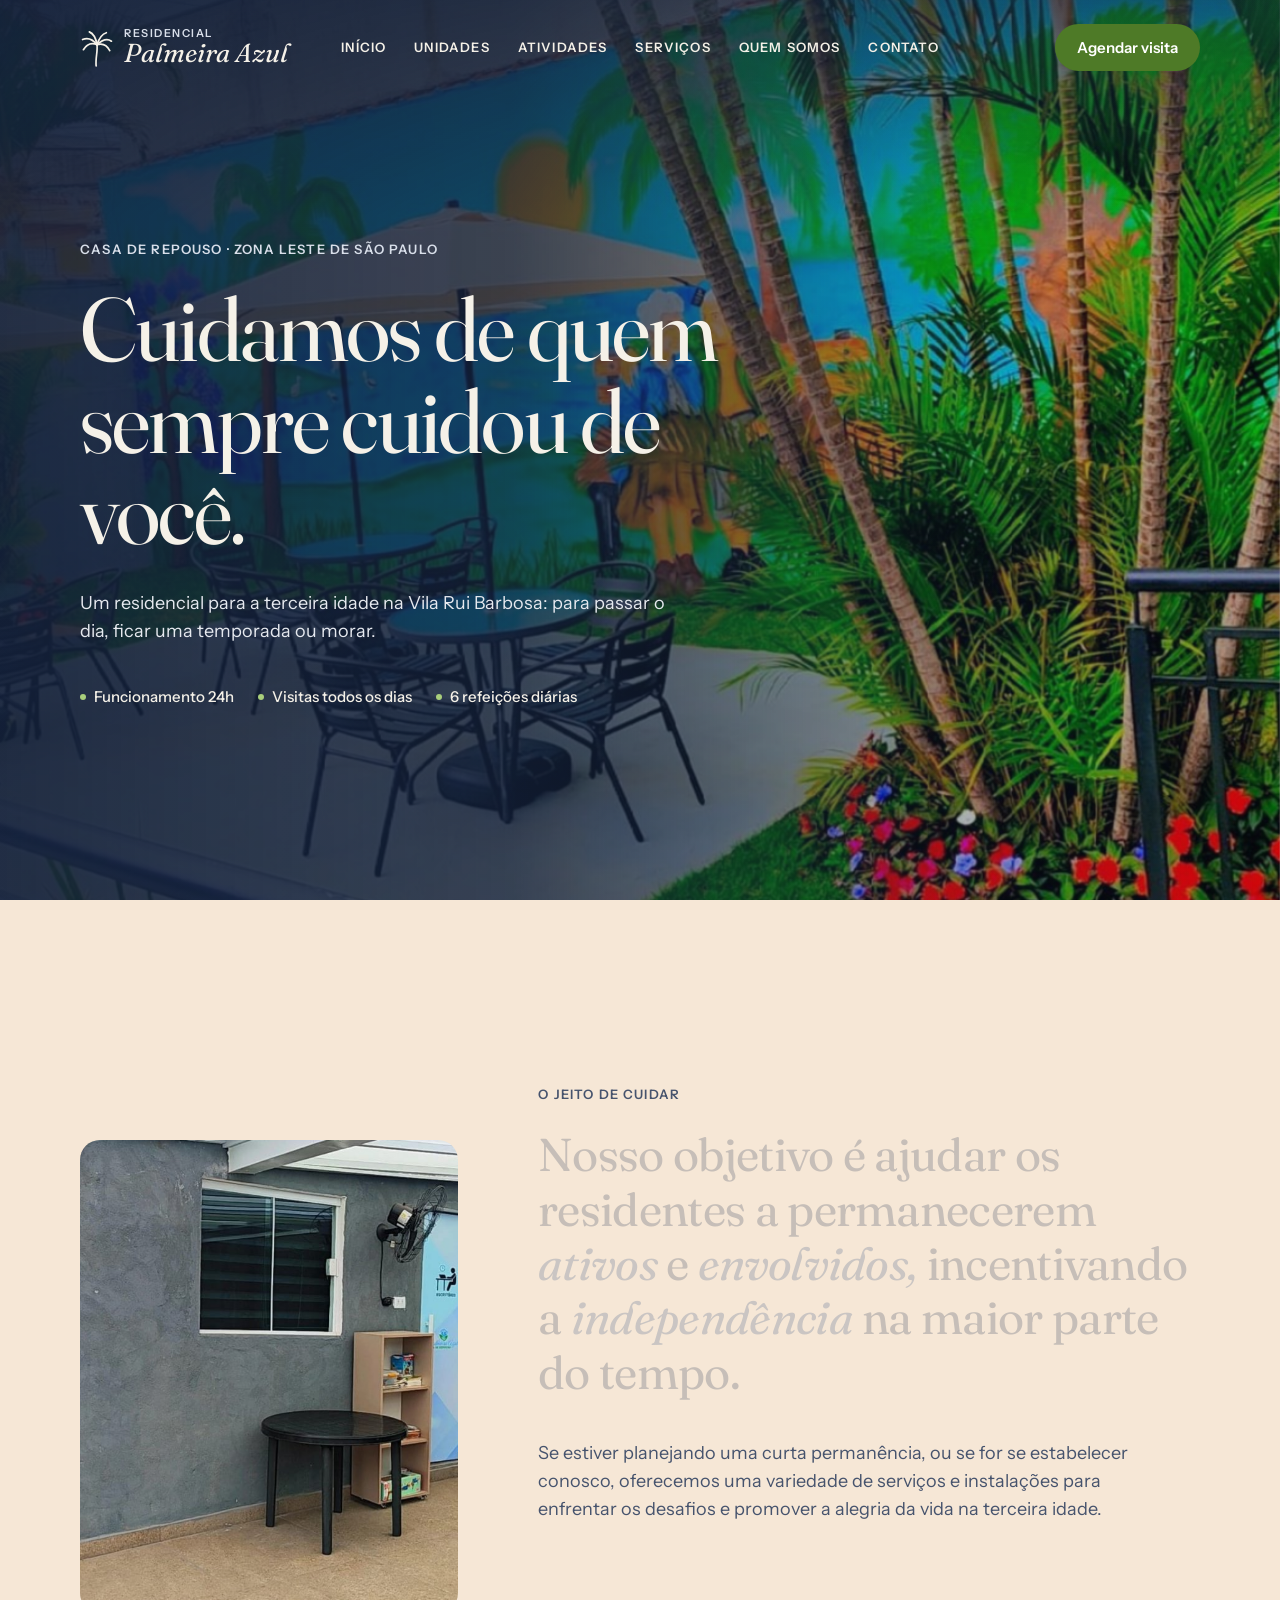
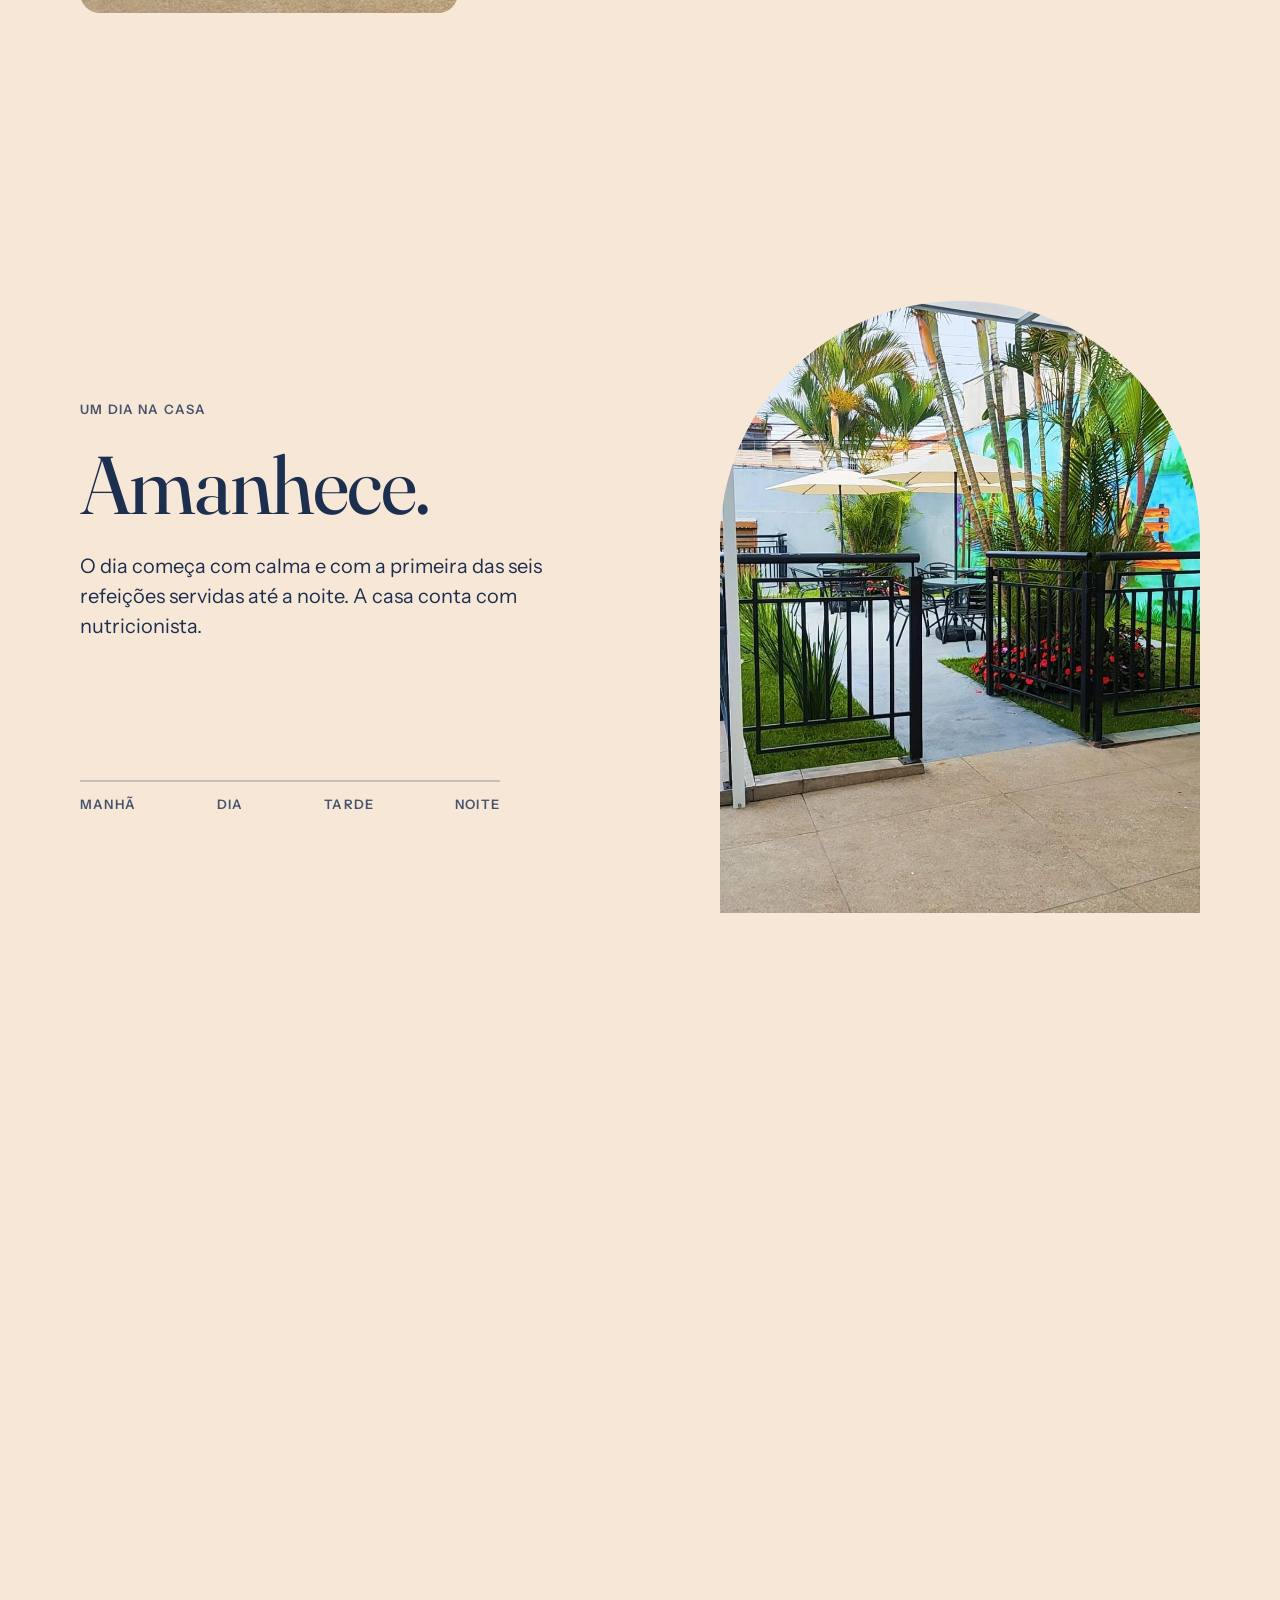
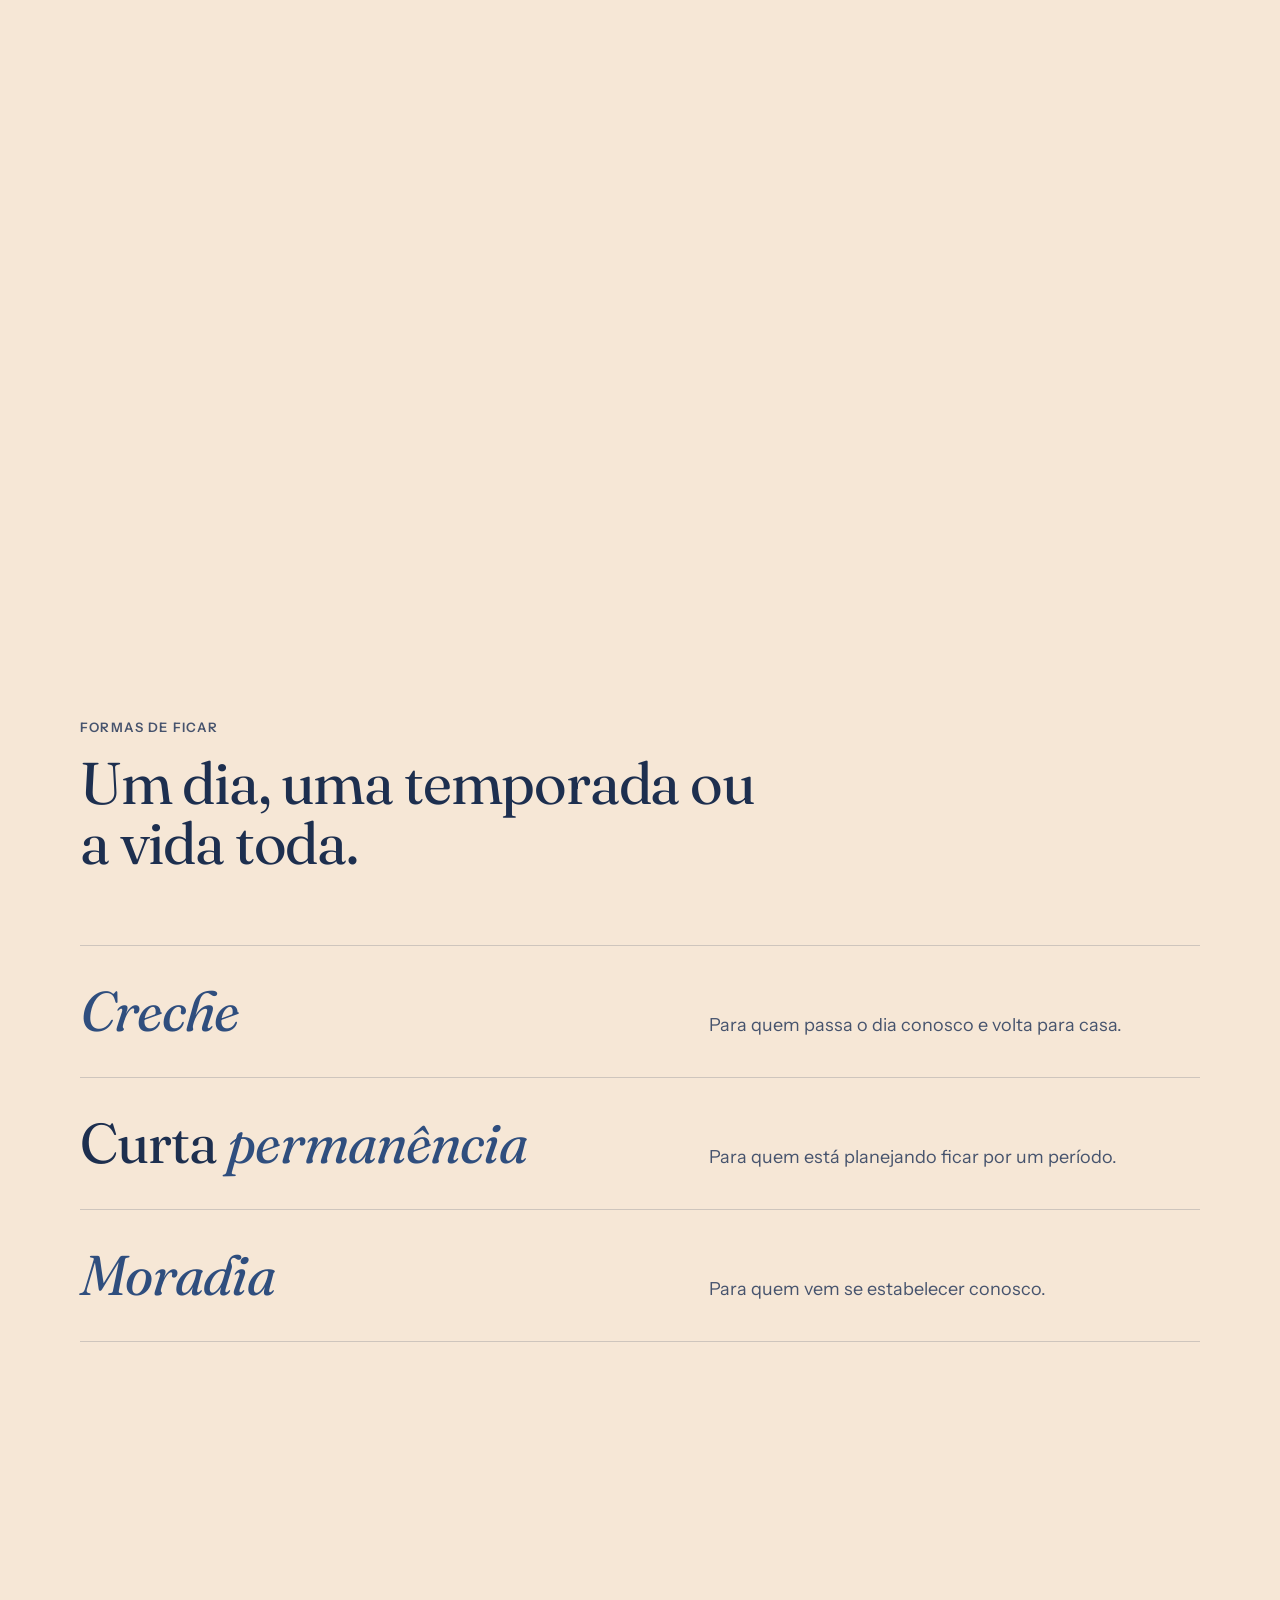
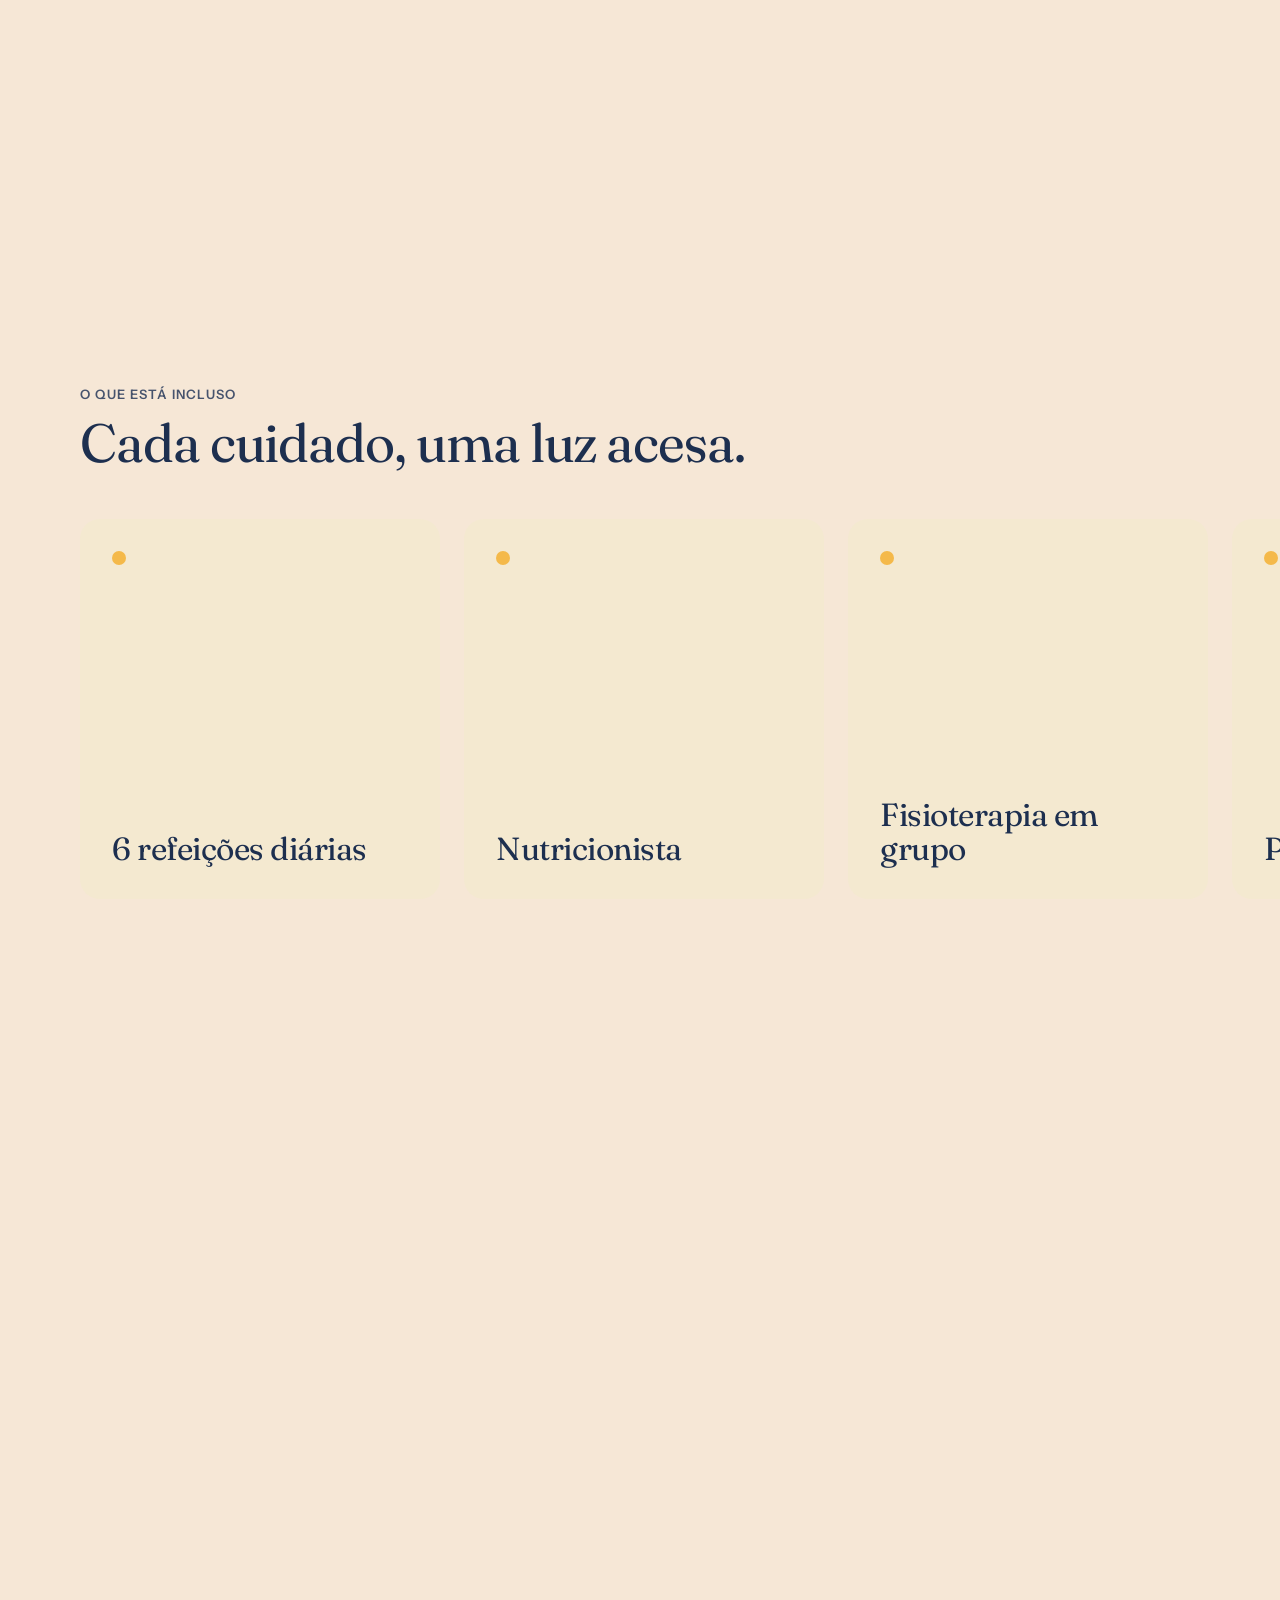
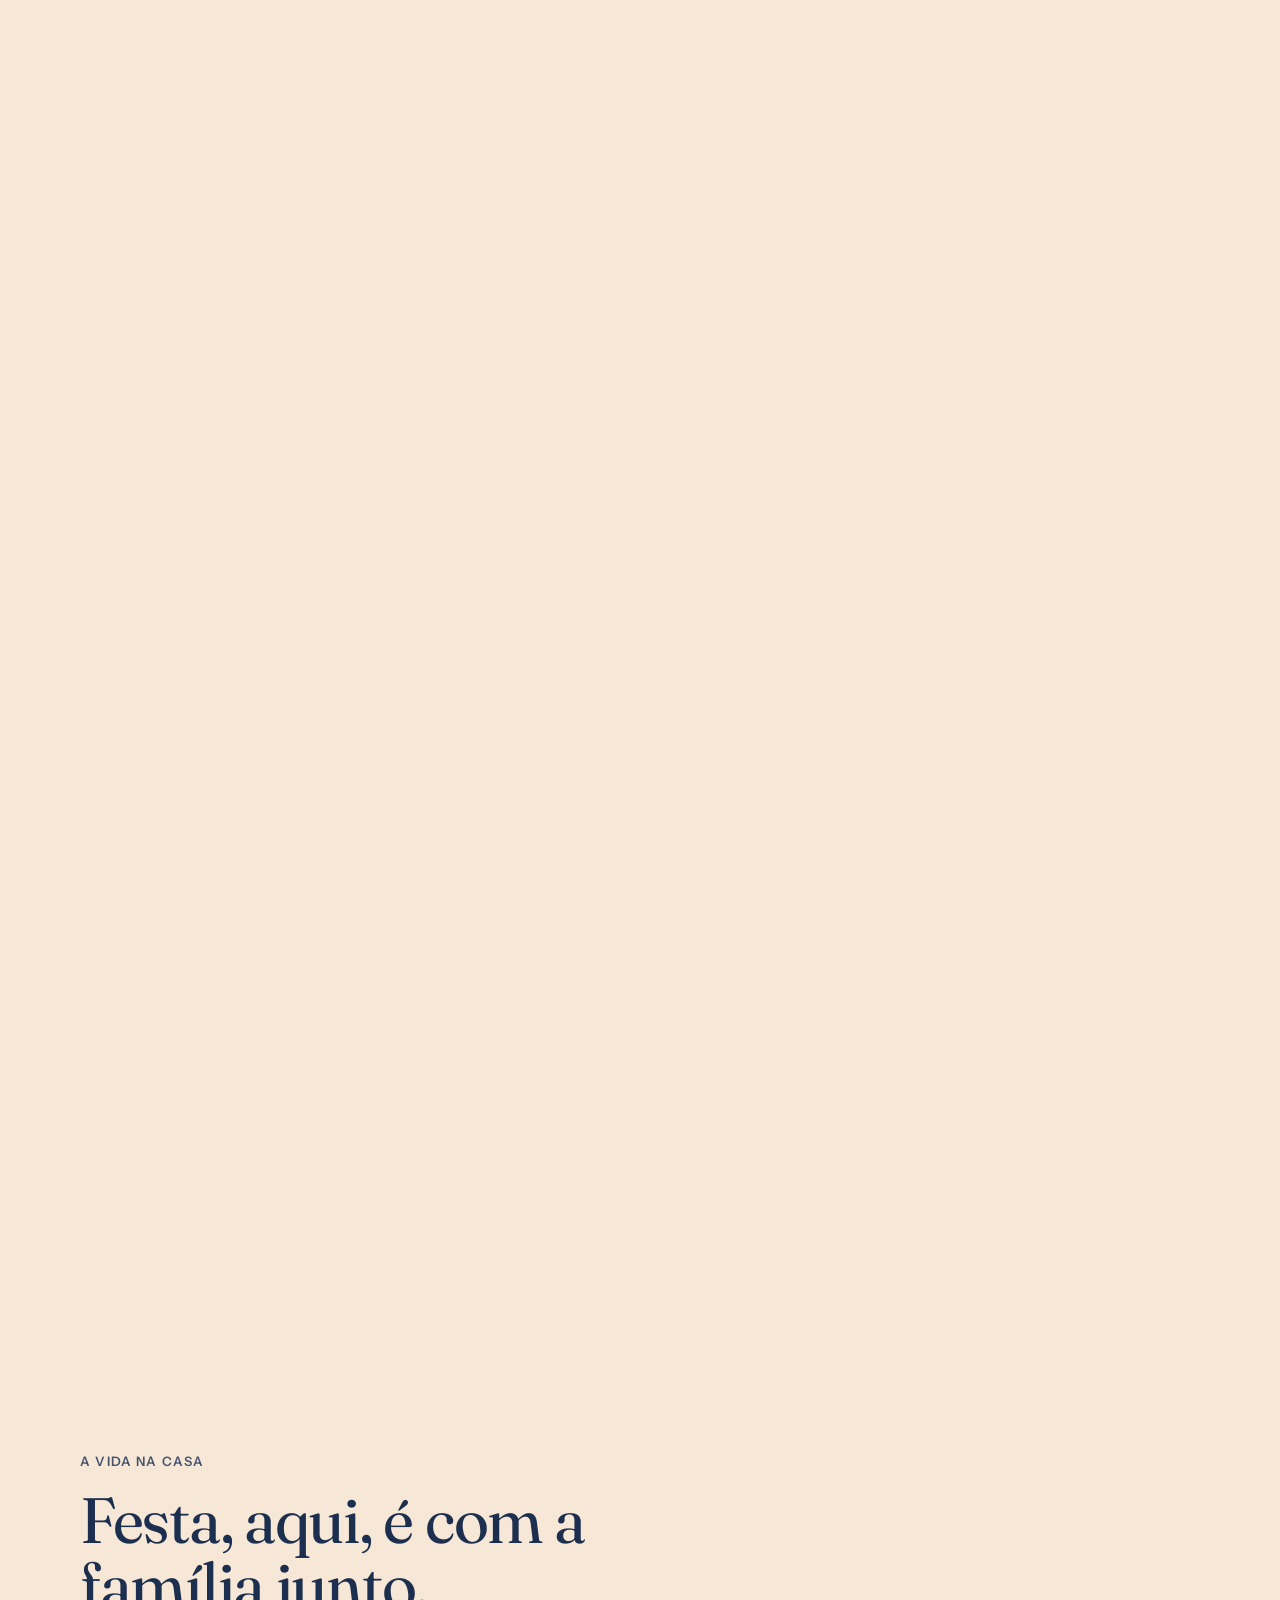
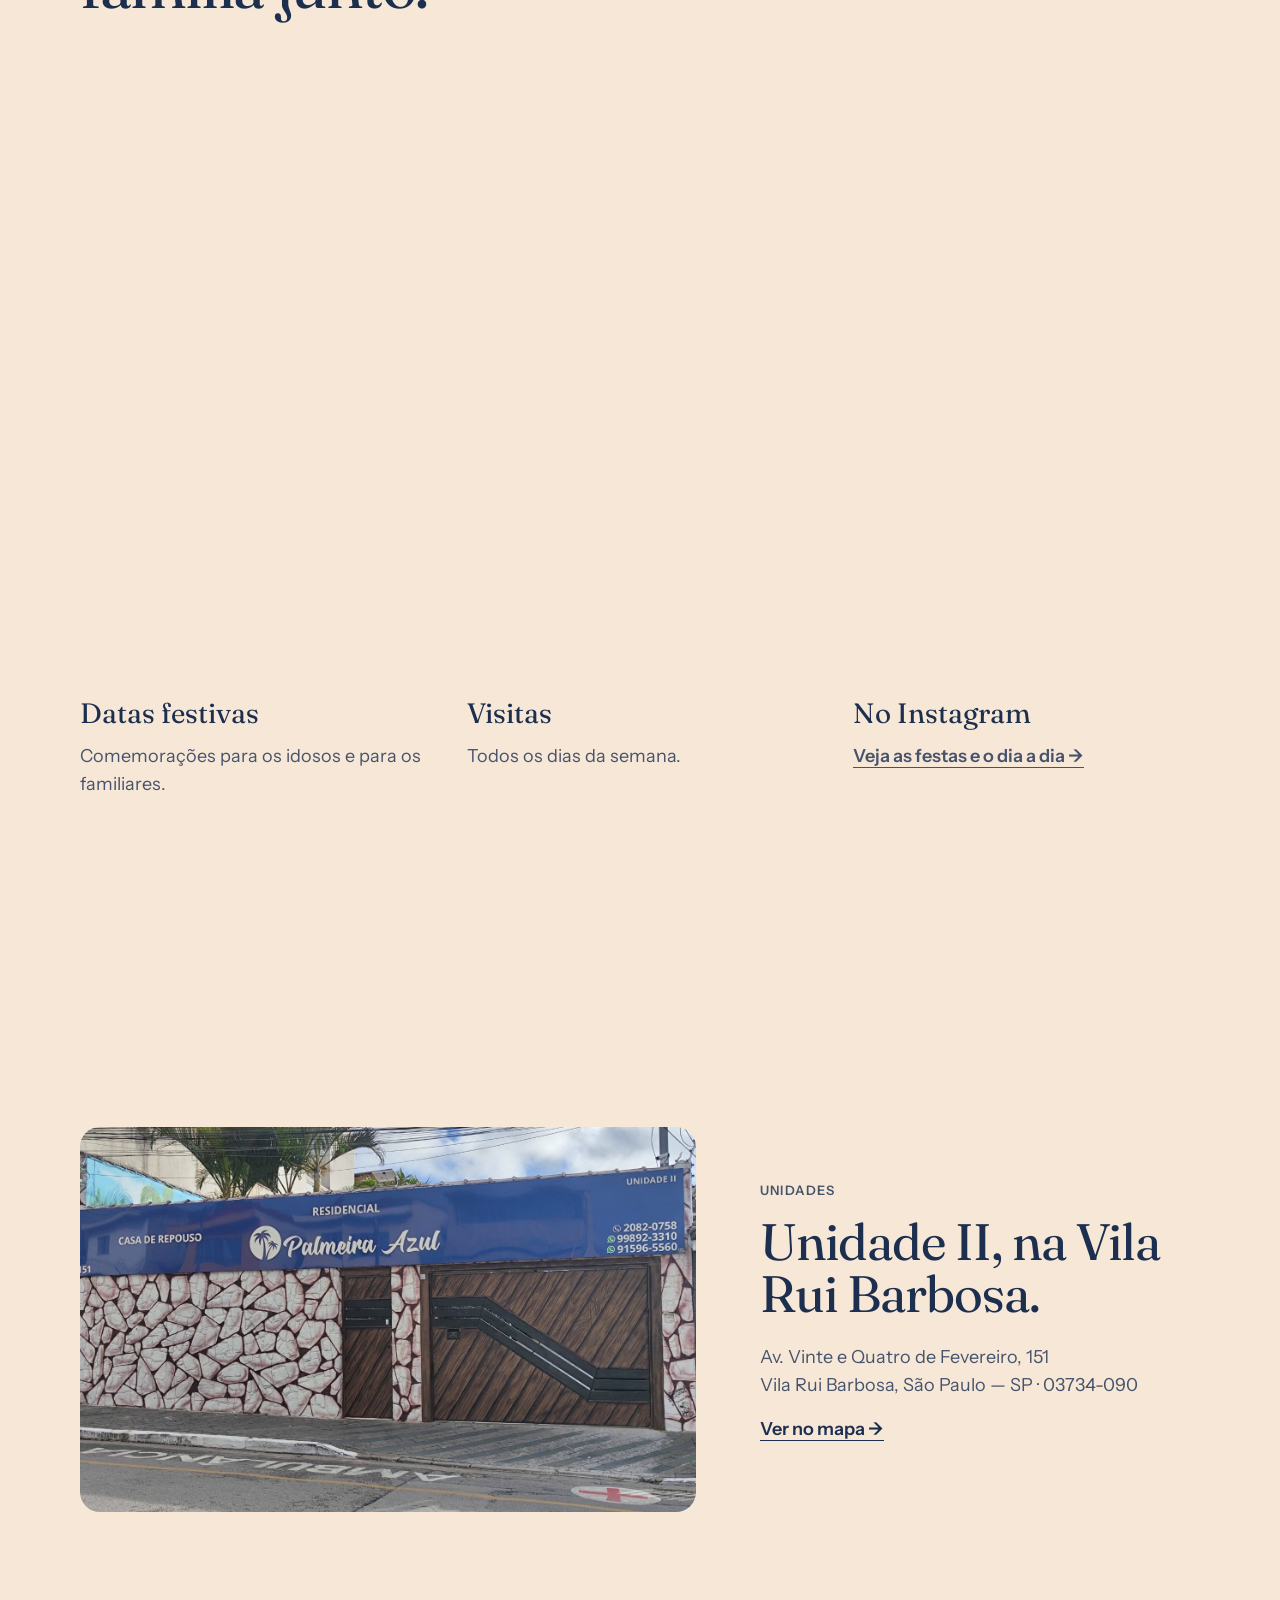
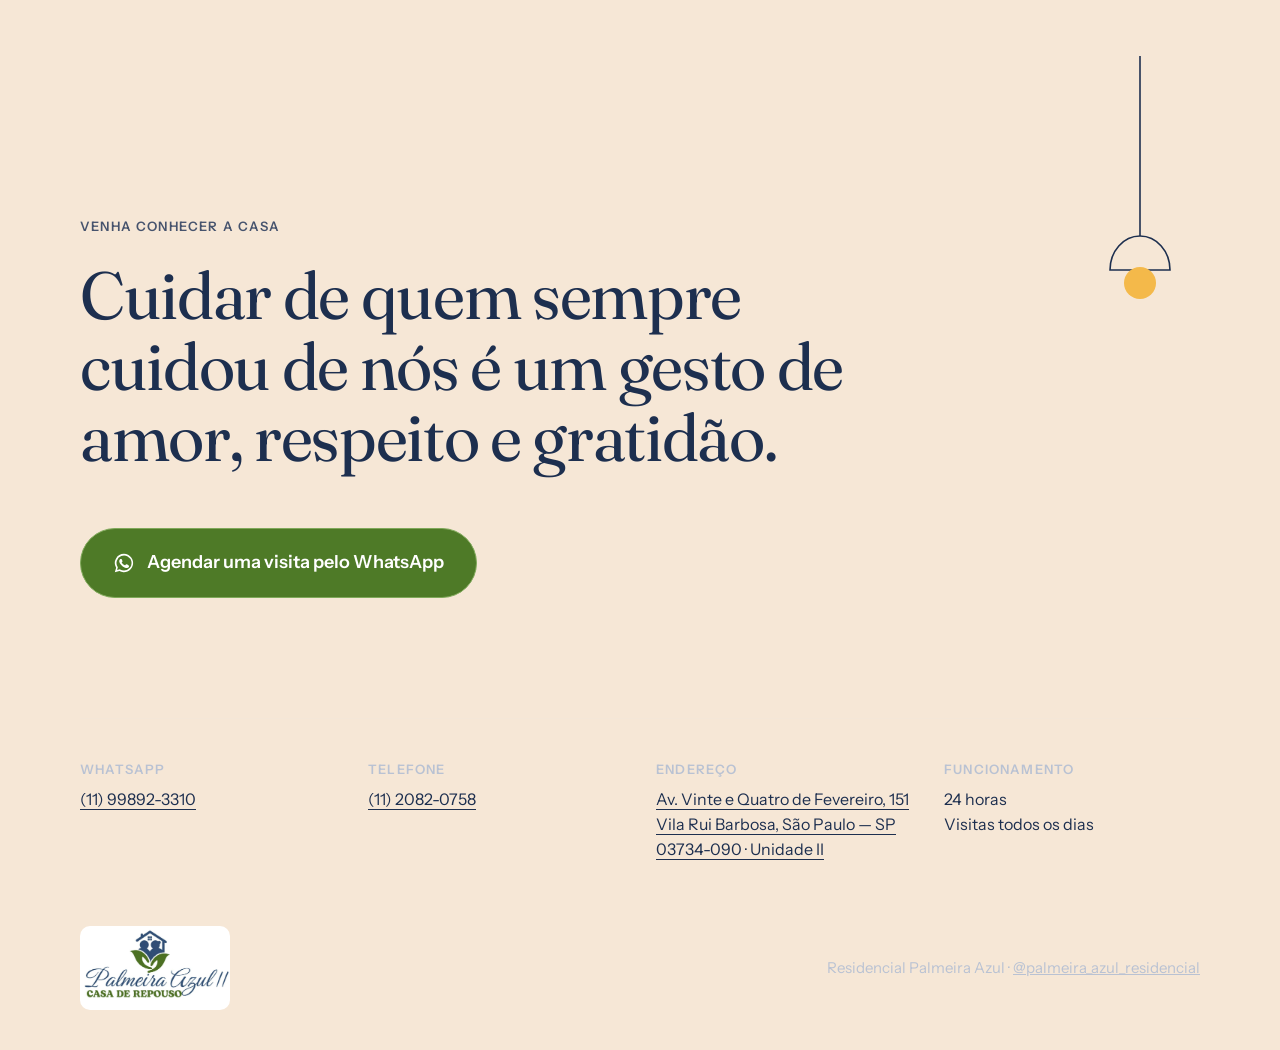
<file: luz-da-varanda.html>
<!DOCTYPE html>
<html lang="pt-BR">
<head>
<meta charset="utf-8">
<meta name="viewport" content="width=device-width, initial-scale=1">
<title>Residencial Palmeira Azul (luz da varanda) | Casa de repouso na Zona Leste de São Paulo</title>
<meta name="description" content="Residencial Palmeira Azul: casa de repouso na Vila Rui Barbosa, Zona Leste de São Paulo. Creche, curta permanência e moradia, com funcionamento 24 horas. Agende uma visita.">
<link rel="preconnect" href="https://fonts.googleapis.com">
<link rel="preconnect" href="https://fonts.gstatic.com" crossorigin>
<link href="https://fonts.googleapis.com/css2?family=Fraunces:ital,opsz,wght@0,9..144,300..600;1,9..144,300..600&family=Instrument+Sans:wght@400;500;600&display=swap" rel="stylesheet">
<link rel="stylesheet" href="sites-incriveis.css">
<style>
:root{
  --fundo:#F5F1E8; --superficie:#EAE4D6; --tinta:#1D2F4F; --suave:#55617A;
  --acento:#4E7A27; --azul:#2F4E7E; --noite:#14213A; --noite-tinta:#F1ECDF; --noite-suave:#B9C2D3;
  --display:"Fraunces", Georgia, serif; --texto:"Instrument Sans", system-ui, sans-serif;
  --palma:#2F4E7E;
}
*{box-sizing:border-box}
html{background:var(--fundo);color:var(--tinta);-webkit-text-size-adjust:100%}
body{margin:0;background:var(--fundo);color:var(--tinta);font-family:var(--texto);font-size:18px;line-height:1.55;overflow-x:clip}
img{display:block;max-width:100%}
a{color:inherit}
h1,h2,h3,p,ul{margin:0}
ul{padding:0;list-style:none}
.c{width:min(1120px, 100% - 48px);margin-inline:auto}
.rotulo{font-size:13px;font-weight:600;letter-spacing:.09em;text-transform:uppercase;color:var(--suave)}
.display{font-family:var(--display);font-weight:400;letter-spacing:-0.02em;line-height:1.02}
:focus-visible{outline:2px solid var(--acento);outline-offset:4px;border-radius:4px}

/* ---------- cabeçalho ---------- */
.topo{display:flex;justify-content:space-between;align-items:center;padding:24px 0}
.marca{text-decoration:none;display:flex;flex-direction:column;line-height:1.1}
.marca small{font-size:11px;font-weight:600;letter-spacing:.14em;text-transform:uppercase;color:var(--suave)}
.marca span{font-family:var(--display);font-style:italic;font-size:26px;color:var(--azul)}
.topo-link{font-size:15px;font-weight:500;text-underline-offset:5px}

/* ---------- 1. abertura ---------- */
.abertura{min-height:100vh;min-height:100svh;display:flex;flex-direction:column}
.abertura-grade{flex:1;display:grid;grid-template-columns:7fr 5fr;gap:64px;align-items:end;padding-top:24px}
.abertura-texto{padding-bottom:104px}
.abertura h1{font-size:clamp(44px,7vw,96px);margin:24px 0 32px}
.abertura-sub{max-width:34em;color:var(--suave)}
.fatos{display:flex;flex-wrap:wrap;gap:8px 24px;margin-top:40px;font-size:15px;font-weight:500}
.fatos li{display:flex;align-items:center;gap:8px}
.fatos li::before{content:"";width:6px;height:6px;border-radius:50%;background:var(--acento)}
.arco{border-radius:999px 999px 0 0;overflow:hidden;background:var(--superficie)}
.abertura .arco{height:min(78vh,720px);margin-bottom:-80px}
.arco img{width:100%;height:116%;object-fit:cover}

/* ---------- 2. o jeito de cuidar ---------- */
.jeito{padding:184px 0 144px}
.jeito-grade{display:grid;grid-template-columns:4fr 7fr;gap:80px;align-items:start}
.jeito-foto{border-radius:20px;overflow:hidden;aspect-ratio:4/5;margin-top:56px}
.jeito-foto img{width:100%;height:118%;object-fit:cover}
.acende{font-family:var(--display);font-weight:400;font-size:clamp(28px,3.6vw,48px);line-height:1.18;letter-spacing:-0.015em;margin:24px 0 40px}
.acende .pal{opacity:.22;transition:opacity .35s ease}
.acende .pal.on{opacity:1}
.acende .chave{font-style:italic;color:var(--azul)}
.jeito-resto{max-width:33em;color:var(--suave)}

/* ---------- 3. um dia na casa (pico) ---------- */
#dia{--ceu:#F6E3CF;--ceu-tinta:#1D2F4F;--ceu-suave:#46536D}
#dia .fx-palco{background:var(--ceu);color:var(--ceu-tinta)}
.sol{position:absolute;left:0;top:0;width:132px;height:132px;margin:-66px 0 0 -66px;border-radius:50%;background:#F4B94A;will-change:transform}
.estrelas{position:absolute;inset:0;opacity:0;pointer-events:none}
.estrelas i{position:absolute;width:3px;height:3px;border-radius:50%;background:#F1ECDF}
.dia-grade{position:relative;display:grid;grid-template-columns:6fr 5fr;gap:64px;align-items:center}
#dia .rotulo{color:var(--ceu-suave)}
.etapas{display:grid;margin-top:24px}
.etapas .fx-etapa{grid-area:1/1}
.etapas h3{font-size:clamp(44px,6.4vw,88px);margin-bottom:24px}
.etapas p{max-width:27em;font-size:20px;line-height:1.5}
.linha-dia{margin-top:56px;max-width:420px}
.linha-dia .trilha{height:2px;background:color-mix(in srgb,var(--ceu-tinta) 22%,transparent);position:relative}
.linha-dia .trilha b{position:absolute;inset:0;background:var(--ceu-tinta);transform-origin:left;transform:scaleX(0)}
.linha-dia ol{display:flex;justify-content:space-between;list-style:none;padding:0;margin:12px 0 0;font-size:13px;font-weight:600;letter-spacing:.09em;text-transform:uppercase;color:var(--ceu-suave)}
.janela{position:relative;height:min(68vh,640px)}
.janela .fx-etapa{position:absolute;inset:0;transition:opacity .7s ease}
.janela img{width:100%;height:100%;object-fit:cover}

/* ---------- 4. formas de ficar ---------- */
.formas{padding:160px 0 144px}
.formas h2{font-size:clamp(36px,4.6vw,60px);max-width:12em;margin:16px 0 72px}
.forma{display:grid;grid-template-columns:6fr 5fr;gap:40px;align-items:baseline;padding:36px 0;border-top:1px solid color-mix(in srgb,var(--tinta) 18%,transparent)}
.forma:last-child{border-bottom:1px solid color-mix(in srgb,var(--tinta) 18%,transparent)}
.forma h3{font-family:var(--display);font-weight:400;font-size:clamp(32px,4.4vw,56px);letter-spacing:-0.02em;line-height:1.05}
.forma h3 em{color:var(--azul)}
.forma p{color:var(--suave);max-width:26em}

/* ---------- 5. o que está incluso ---------- */
.incluso-in{width:100%}
.incluso-in h2{font-size:clamp(34px,4.2vw,56px);margin:12px 0 48px}
.incluso-trilho{gap:24px;padding-inline:max(24px, calc((100vw - 1120px) / 2))}
.incluso-trilho li{flex:0 0 auto;width:min(76vw,360px);height:min(44vh,380px);background:var(--superficie);border-radius:20px;padding:32px;display:flex;flex-direction:column;justify-content:space-between}
.incluso-trilho svg{width:36px;height:36px;color:var(--azul)}
.incluso-trilho h3{font-family:var(--display);font-weight:400;font-size:32px;line-height:1.08;letter-spacing:-0.015em}
.incluso-trilho p{font-size:15px;color:var(--suave);margin-top:12px}

/* ---------- 6. a vida na casa ---------- */
.vida{padding:160px 0 184px;background:#E4EAD9;color:var(--tinta)}
.vida-topo{display:grid;grid-template-columns:7fr 4fr;gap:64px;align-items:end;margin-bottom:72px}
.vida h2{font-size:clamp(36px,5vw,68px);margin-top:16px}
.vida-fotos{display:grid;grid-template-columns:8fr 3fr;gap:24px;align-items:end}
.quadro{border-radius:20px;overflow:hidden}
.quadro.grande{aspect-ratio:16/10}
.quadro.alto{aspect-ratio:3/5;margin-bottom:-64px}
.quadro img{width:100%;height:120%;object-fit:cover}
.vida-fatos{display:grid;grid-template-columns:1fr 1fr 1fr;gap:40px;margin-top:104px}
.vida-fatos h3{font-family:var(--display);font-weight:400;font-size:28px;margin-bottom:8px}
.vida-fatos p{color:#3F4D3A}
.vida .rotulo{color:#3F4D3A}
.link-seta{font-weight:600;text-underline-offset:5px}

/* ---------- 7. fechamento ---------- */
.fim{padding:160px 0 0;background:var(--noite);color:var(--noite-tinta)}
.fim .rotulo{color:var(--noite-suave)}
.fim-grade{display:grid;grid-template-columns:8fr 3fr;gap:64px;align-items:end}
.fim h2{font-size:clamp(36px,5.2vw,72px);line-height:1.06;margin:24px 0 56px}
.botao{display:inline-flex;align-items:center;gap:12px;background:var(--acento);color:#fff;text-decoration:none;font-weight:600;font-size:18px;padding:20px 32px;border-radius:999px;border:1px solid #7FA95A;transition:transform .25s ease, background .25s ease}
.botao:hover{background:#43691F;transform:translateY(-2px)}
.botao svg{width:22px;height:22px}
.fim-palma{width:100%;max-width:260px;justify-self:end;color:#A9C4EA}
.contatos{display:grid;grid-template-columns:repeat(4,1fr);gap:32px;margin-top:120px;padding:40px 0;border-top:1px solid rgba(241,236,223,.2);font-size:16px}
.contatos h3{font-size:13px;font-weight:600;letter-spacing:.09em;text-transform:uppercase;color:var(--noite-suave);margin-bottom:8px}
.contatos a{text-underline-offset:4px}
.rodape{display:flex;justify-content:space-between;align-items:center;gap:24px;padding:24px 0 40px;font-size:15px;color:var(--noite-suave)}
.rodape img{width:150px;height:auto;border-radius:10px}

/* ---------- a palmeira (movimento-assinatura) ---------- */
.palma{fill:none;stroke:currentColor;stroke-linecap:round;stroke-linejoin:round;overflow:visible}
.palma-fixa{position:fixed;right:max(0px, calc((100vw - 1120px) / 2 - 190px));bottom:0;width:190px;height:auto;color:var(--palma);pointer-events:none;z-index:5;transition:opacity .5s ease,color .4s ease}
.palma-chip{display:none;position:fixed;top:14px;right:14px;width:52px;height:52px;border-radius:50%;background:#F5F1E8;border:1px solid rgba(29,47,79,.16);z-index:6;pointer-events:none;align-items:flex-end;justify-content:center;overflow:hidden}
.palma-chip svg{width:40px;height:46px;color:var(--azul)}
.palma-some .palma-fixa{opacity:0}
.ceu-noite{--palma:#A9C4EA}

@media (max-width:1380px){
  .palma-fixa{display:none}
  .palma-chip{display:flex}
  .topo{padding-right:64px}
}
@media (max-width:860px){
  body{font-size:17px}
  .abertura-grade{grid-template-columns:1fr;gap:40px;align-items:start}
  .abertura-texto{padding-bottom:0}
  .abertura h1{margin:16px 0 24px}
  .fatos{margin-top:24px}
  .abertura .arco{height:46vh;margin-bottom:-40px;width:82%;margin-left:auto}
  .jeito{padding:136px 0 104px}
  .jeito-grade{grid-template-columns:1fr;gap:40px}
  .jeito-foto{order:2;margin-top:0;aspect-ratio:4/3}
  .dia-grade{grid-template-columns:1fr;gap:24px}
  .janela{order:-1;height:30vh;width:64%}
  .etapas{margin-top:12px}
  .etapas h3{margin-bottom:12px}
  .etapas p{font-size:17px}
  .linha-dia{margin-top:28px}
  .sol{width:84px;height:84px;margin:-42px 0 0 -42px}
  .formas{padding:104px 0}
  .formas h2{margin-bottom:48px}
  .forma{grid-template-columns:1fr;gap:12px;padding:28px 0}
  .incluso-in h2{margin-bottom:32px}
  .incluso-trilho li{height:min(42vh,340px);padding:24px}
  .incluso-trilho h3{font-size:28px}
  .vida{padding:104px 0 136px}
  .vida-topo{grid-template-columns:1fr;gap:24px;margin-bottom:40px}
  .vida-fotos{grid-template-columns:1fr}
  .quadro.alto{display:none}
  .vida-fatos{grid-template-columns:1fr;gap:32px;margin-top:56px}
  .fim{padding-top:104px}
  .fim-grade{grid-template-columns:1fr;gap:40px}
  .fim-palma{max-width:150px;justify-self:start;order:-1}
  .fim h2{margin:16px 0 40px}
  .botao{width:100%;justify-content:center;padding:20px 24px}
  .contatos{grid-template-columns:1fr 1fr;margin-top:72px}
  .rodape{flex-direction:column;align-items:flex-start}
}

/* ---------- movimento reduzido ---------- */
.fx-reduzido .acende .pal{opacity:1}
.fx-reduzido #dia .fx-palco{padding:104px 0}
.fx-reduzido .sol,.fx-reduzido .estrelas,.fx-reduzido .linha-dia{display:none}
.fx-reduzido .etapas{display:block}
.fx-reduzido .etapas h3{font-size:44px}
.fx-reduzido .janela .fx-etapa{position:absolute !important;margin:0;opacity:0 !important}
.fx-reduzido .janela .fx-etapa:first-child{opacity:1 !important}
.fx-reduzido .incluso-in{padding:104px 0}
.fx-reduzido .incluso-trilho{gap:24px}
.fx-reduzido .arco img,.fx-reduzido .jeito-foto img,.fx-reduzido .quadro img{height:100%}
/* ---------- menu do topo e seção de unidades ---------- */
.menu{display:flex;flex-wrap:wrap;gap:8px 28px;font-size:15px;font-weight:500}
.menu a{text-decoration:none;padding:6px 0;border-bottom:1px solid transparent}
.menu a:hover{border-bottom-color:currentColor}
.unidade{padding:144px 0;background:var(--fundo);color:var(--tinta)}
.unidade-grade{display:grid;grid-template-columns:7fr 5fr;gap:64px;align-items:center}
.unidade .quadro{aspect-ratio:16/10}
.unidade .quadro img{height:100%}
.unidade h2{font-size:clamp(32px,4vw,52px);margin:16px 0 24px}
.unidade p{color:var(--suave);margin-bottom:16px}
.unidade .link-seta{color:var(--tinta)}
@media (max-width:860px){
  .topo{flex-wrap:wrap;gap:12px}
  .menu{width:100%;gap:2px 20px;font-size:14px}
  .unidade{padding:96px 0}
  .unidade-grade{grid-template-columns:1fr;gap:32px}
}
/* ---------- cabeçalho: marca à esquerda, menu ao centro, botão à direita ---------- */
.topo{display:grid;grid-template-columns:1fr auto 1fr;align-items:center;gap:24px}
.marca{justify-self:start}
.menu{justify-content:center;gap:8px 28px;font-size:13px;font-weight:600;letter-spacing:.09em;text-transform:uppercase}
.topo-botao{justify-self:end;background:var(--acento);color:#fff;text-decoration:none;font-size:15px;font-weight:600;padding:12px 22px;border-radius:999px;transition:background .25s ease}
.topo-botao:hover{background:#43691F}
@media (max-width:1100px){
  .topo{grid-template-columns:1fr auto;row-gap:16px}
  .menu{grid-column:1 / -1;grid-row:2;width:100%}
}
@media (max-width:860px){
  .topo{grid-template-columns:1fr;gap:16px}
  .topo-botao{display:none}
  .menu{gap:4px 18px;font-size:12px}
}
/* ---------- abertura com a foto por trás do texto ---------- */
.abertura{position:relative;isolation:isolate;overflow:hidden;color:#F5F1E8 !important}
.abertura-fundo{position:absolute;inset:0;z-index:-1}
.abertura-fundo img{position:absolute;left:0;top:-6%;width:100%;height:112%;object-fit:cover}
.abertura-fundo::after{content:"";position:absolute;inset:0;background:linear-gradient(90deg,rgba(20,33,58,.92) 0%,rgba(20,33,58,.78) 40%,rgba(20,33,58,.3) 74%,rgba(20,33,58,.18) 100%),linear-gradient(180deg,rgba(20,33,58,.6) 0,rgba(20,33,58,0) 24%)}
.abertura-grade{grid-template-columns:1fr;align-items:center}
.abertura-texto{max-width:680px;padding-bottom:72px}
.abertura .rotulo,.abertura .marca small{color:#D9DFEA}
.abertura .marca span{color:#F5F1E8}
.abertura-sub{color:#E6E9EF}
.abertura .fatos li::before{background:#A9CF7C}
@media (max-width:860px){
  .abertura-fundo::after{background:linear-gradient(180deg,rgba(20,33,58,.86) 0,rgba(20,33,58,.74) 100%)}
  .abertura-texto{padding-bottom:72px}
}
.fx-reduzido .abertura-fundo img{top:0;height:100%}
/* ---------- menu fixo no topo ---------- */
.topo-fixo{position:fixed;top:0;left:0;right:0;z-index:20;color:#F5F1E8;transition:background .3s ease,color .3s ease,box-shadow .3s ease}
.topo-fixo .topo{transition:padding .3s ease}
.topo-fixo:not(.rolado) .marca span{color:#F5F1E8}
.topo-fixo:not(.rolado) .marca small{color:#D9DFEA}
.topo-fixo.rolado{background:#F5F1E8;color:#1D2F4F;box-shadow:0 1px 0 rgba(29,47,79,.12)}
.topo-fixo.rolado .topo{padding-block:12px}
.abertura{padding-top:96px}
.palma-chip{z-index:21}
@media (max-width:860px){
  .abertura{padding-top:128px}
  .topo-fixo .menu{flex-wrap:nowrap;justify-content:flex-start;overflow-x:auto;white-space:nowrap;scrollbar-width:none}
  .topo-fixo .menu::-webkit-scrollbar{display:none}
  .topo-fixo.rolado .marca{display:none}
  .topo-fixo.rolado .topo{padding-block:8px}
  .palma-chip{width:40px;height:40px;top:5px;right:10px}
  .palma-chip svg{width:30px;height:34px}
}
/* ---------- palmeira na marca ---------- */
.marca{flex-direction:row;align-items:center;gap:10px}
.marca-texto{display:flex;flex-direction:column;line-height:1.1}
.marca small{font-family:var(--texto);font-style:normal}
.marca-palma{flex:none;width:34px;height:38px;color:var(--azul)}
.topo-fixo:not(.rolado) .marca-palma{color:#F5F1E8}
</style>
<style>
/* ---------- variante: a luz da varanda ---------- */
:root{--luz:#F6E3CF;--tinta:#1D2F4F;--suave:#46536D}
html,body{background:var(--luz);color:var(--tinta)}
main{position:relative;z-index:1}
.ceu-fixo{position:fixed;inset:0;z-index:0;pointer-events:none;overflow:hidden}
#dia{--ceu:transparent;--ceu-tinta:var(--tinta);--ceu-suave:var(--suave)}
.vida,.fim,.unidade{background:transparent;color:var(--tinta)}
.fim .rotulo,.vida .rotulo,.vida-fatos p{color:var(--suave)}
.formas{padding-bottom:50vh}
.incluso-trilho li{background:#F4E9D0;color:#1D2F4F}
.incluso-trilho p{color:#55617A}
.ponto-luz{display:block;width:14px;height:14px;border-radius:50%;background:#F4B94A}
.lampada{width:120px;justify-self:end;align-self:start;margin-top:-160px;color:var(--tinta)}
@media (max-width:1380px){.topo{padding-right:0}}
@media (max-width:860px){.topo-link{display:none}.lampada{width:72px;justify-self:start;margin-top:-104px;order:-1}}
.fx-reduzido .ceu-fixo{display:none}
.topo-fixo.rolado{background:var(--luz);color:var(--tinta);box-shadow:0 1px 0 color-mix(in srgb,var(--tinta) 14%,transparent)}
.topo-fixo.rolado .marca span{color:var(--tinta)}
.topo-fixo.rolado .marca small{color:var(--suave)}
.topo-fixo.rolado .marca-palma{color:var(--tinta)}
</style>
</head>
<body>

<div class="topo-fixo">
  <header class="c topo">
    <a class="marca" href="#inicio" aria-label="Residencial Palmeira Azul"><svg class="marca-palma" viewBox="0 0 40 44" fill="none" stroke="currentColor" stroke-width="2" stroke-linecap="round" aria-hidden="true"><path d="M19 43C18 34 21 26 20 18"/><path d="M20 18Q12 8 3 12"/><path d="M20 18Q10 14 4 24"/><path d="M20 18Q18 6 11 3"/><path d="M20 18Q24 6 31 4"/><path d="M20 18Q30 9 37 14"/><path d="M20 18Q30 15 35 25"/></svg><span class="marca-texto"><small>Residencial</small><span>Palmeira Azul</span></span></a>
    <nav class="menu" aria-label="Seções da página">
      <a href="#inicio">Início</a>
      <a href="#unidades">Unidades</a>
      <a href="#dia">Atividades</a>
      <a href="#servicos">Serviços</a>
      <a href="#quem-somos">Quem somos</a>
      <a href="#visita">Contato</a>
    </nav>
    <a class="topo-botao" href="#visita">Agendar visita</a>
  </header>
</div>

<!-- a luz da varanda: sol e estrelas fixos atrás da página -->
<div class="ceu-fixo" aria-hidden="true">
  <div class="sol"></div>
  <div class="estrelas">
    <i style="left:12%;top:14%"></i><i style="left:27%;top:8%"></i><i style="left:44%;top:17%"></i>
    <i style="left:61%;top:7%"></i><i style="left:78%;top:13%"></i><i style="left:90%;top:22%"></i><i style="left:6%;top:30%"></i>
    <i style="left:35%;top:38%"></i><i style="left:70%;top:44%"></i><i style="left:18%;top:62%"></i><i style="left:84%;top:70%"></i>
  </div>
</div>
<main>

<!-- 1. ABERTURA -->
<section class="abertura" id="inicio">
  <div class="abertura-fundo"><img data-fx-paralaxe="0.1" src="fotos/jardim-mural.jpg" alt="Jardim do Residencial Palmeira Azul, com mesas, guarda-sóis, palmeiras e um mural colorido" width="1599" height="899"></div>
  <div class="c abertura-grade">
    <div class="abertura-texto">
      <p class="rotulo" data-fx="surgir">Casa de repouso · Zona Leste de São Paulo</p>
      <h1 class="display" data-fx="palavras" data-fx-duracao="900">Cuidamos de quem sempre cuidou de você.</h1>
      <p class="abertura-sub" data-fx="subir" data-fx-atraso="500">Um residencial para a terceira idade na Vila Rui Barbosa: para passar o dia, ficar uma temporada ou morar.</p>
      <ul class="fatos" data-fx="subir" data-fx-atraso="650">
        <li>Funcionamento 24h</li>
        <li>Visitas todos os dias</li>
        <li>6 refeições diárias</li>
      </ul>
    </div>
  </div>
</section>

<!-- 2. O JEITO DE CUIDAR -->
<section class="jeito" id="quem-somos">
  <div class="c jeito-grade">
    <div class="jeito-foto" data-fx="esquerda">
      <img data-fx-paralaxe="0.08" src="fotos/varanda-portas.jpg" alt="Varanda coberta da casa, com rampa de acesso, corrimão e portas sinalizadas" loading="lazy" width="1599" height="899">
    </div>
    <div>
      <h2 class="rotulo">O jeito de cuidar</h2>
      <p class="acende" id="acende">Nosso objetivo é ajudar os residentes a permanecerem ativos e envolvidos, incentivando a independência na maior parte do tempo.</p>
      <p class="jeito-resto" data-fx="subir">Se estiver planejando uma curta permanência, ou se for se estabelecer conosco, oferecemos uma variedade de serviços e instalações para enfrentar os desafios e promover a alegria da vida na terceira idade.</p>
    </div>
  </div>
</section>

<!-- 3. UM DIA NA CASA — o pico -->
<section id="dia" data-fx-fixa data-fx-altura="4" data-fx-etapas="4">
  <div class="fx-palco">
    <div class="c dia-grade">
      <div>
        <h2 class="rotulo">Um dia na casa</h2>
        <div class="etapas">
          <div class="fx-etapa">
            <h3 class="display">Amanhece.</h3>
            <p>O dia começa com calma e com a primeira das seis refeições servidas até a noite. A casa conta com nutricionista.</p>
          </div>
          <div class="fx-etapa">
            <h3 class="display">O dia se movimenta.</h3>
            <p>Fisioterapia em grupo, musicoterapia, pet terapia e o acompanhamento da psicopedagoga mantêm os residentes ativos e envolvidos.</p>
          </div>
          <div class="fx-etapa">
            <h3 class="display">A família chega.</h3>
            <p>As visitas acontecem todos os dias da semana. E, nas datas festivas, a comemoração é de todos: idosos e familiares.</p>
          </div>
          <div class="fx-etapa">
            <h3 class="display">Anoitece.</h3>
            <p>A casa não fecha. O funcionamento é 24 horas, com suporte médico a qualquer momento, caso necessário.</p>
          </div>
        </div>
        <div class="linha-dia" aria-hidden="true">
          <div class="trilha"><b id="linha-dia"></b></div>
          <ol><li>Manhã</li><li>Dia</li><li>Tarde</li><li>Noite</li></ol>
        </div>
      </div>
      <div class="janela arco">
        <div class="fx-etapa"><img src="fotos/jardim-portao.jpg" alt="Entrada do jardim, com palmeiras, flores e guarda-sóis" width="899" height="1599"></div>
        <div class="fx-etapa"><img src="fotos/varanda-sofas.jpg" alt="Área de convivência coberta, com sofás e plantas" loading="lazy" width="1599" height="899"></div>
        <div class="fx-etapa"><img src="fotos/jardim-mural.jpg" alt="Mesas do jardim diante do mural pintado" loading="lazy" width="1599" height="899"></div>
        <div class="fx-etapa"><img src="fotos/fachada.jpg" alt="Fachada do Residencial Palmeira Azul" loading="lazy" width="1600" height="899"></div>
      </div>
    </div>
  </div>
</section>

<!-- 4. FORMAS DE FICAR -->
<section class="formas">
  <div class="c">
    <p class="rotulo">Formas de ficar</p>
    <h2 class="display" data-fx="subir">Um dia, uma temporada ou a vida toda.</h2>
    <div class="forma" data-fx="subir">
      <h3><em>Creche</em></h3>
      <p>Para quem passa o dia conosco e volta para casa.</p>
    </div>
    <div class="forma" data-fx="subir" data-fx-atraso="120">
      <h3>Curta <em>permanência</em></h3>
      <p>Para quem está planejando ficar por um período.</p>
    </div>
    <div class="forma" data-fx="subir" data-fx-atraso="240">
      <h3><em>Moradia</em></h3>
      <p>Para quem vem se estabelecer conosco.</p>
    </div>
  </div>
</section>

<!-- 5. O QUE ESTÁ INCLUSO -->
<section id="servicos" data-fx-fixa data-fx-altura="3">
  <div class="fx-palco">
    <div class="incluso-in">
      <div class="c">
        <p class="rotulo">O que está incluso</p>
        <h2 class="display">Cada cuidado, uma luz acesa.</h2>
      </div>
      <ul class="incluso-trilho" data-fx="trilho">
        <li><span class="ponto-luz" aria-hidden="true"></span><div><h3>6 refeições diárias</h3></div></li>
        <li><span class="ponto-luz" aria-hidden="true"></span><div><h3>Nutricionista</h3></div></li>
        <li><span class="ponto-luz" aria-hidden="true"></span><div><h3>Fisioterapia em grupo</h3></div></li>
        <li><span class="ponto-luz" aria-hidden="true"></span><div><h3>Psicopedagoga</h3></div></li>
        <li><span class="ponto-luz" aria-hidden="true"></span><div><h3>Atendimento médico</h3><p>1 vez ao mês, com suporte 24h para os demais dias, caso necessário.</p></div></li>
        <li><span class="ponto-luz" aria-hidden="true"></span><div><h3>Lavanderia</h3></div></li>
        <li><span class="ponto-luz" aria-hidden="true"></span><div><h3>Pet terapia</h3></div></li>
        <li><span class="ponto-luz" aria-hidden="true"></span><div><h3>Musicoterapia</h3></div></li>
      </ul>
    </div>
  </div>
</section>

<!-- 6. A VIDA NA CASA -->
<section class="vida">
  <div class="c">
    <div class="vida-topo">
      <div>
        <p class="rotulo">A vida na casa</p>
        <h2 class="display" data-fx="subir">Festa, aqui, é com a família junto.</h2>
      </div>
    </div>
    <div class="vida-fotos">
      <div class="quadro grande"><img data-fx-paralaxe="0.1" src="fotos/jardim-mural.jpg" alt="Jardim com mesas e guarda-sóis diante do mural que retrata um casal de idosos num banco de praça" loading="lazy" width="1599" height="899"></div>
      <div class="quadro alto"><img data-fx-paralaxe="0.18" src="fotos/jardim-portao.jpg" alt="Caminho de entrada do jardim, entre palmeiras e flores" loading="lazy" width="899" height="1599"></div>
    </div>
    <div class="vida-fatos">
      <div data-fx="subir">
        <h3>Datas festivas</h3>
        <p>Comemorações para os idosos e para os familiares.</p>
      </div>
      <div data-fx="subir" data-fx-atraso="120">
        <h3>Visitas</h3>
        <p>Todos os dias da semana.</p>
      </div>
      <div data-fx="subir" data-fx-atraso="240">
        <h3>No Instagram</h3>
        <p><a class="link-seta" href="https://www.instagram.com/palmeira_azul_residencial/" target="_blank" rel="noopener">Veja as festas e o dia a dia&nbsp;→</a></p>
      </div>
    </div>
  </div>
</section>

<!-- UNIDADES -->
<section class="unidade" id="unidades">
  <div class="c unidade-grade">
    <div class="quadro" data-fx="crescer"><img src="fotos/fachada.jpg" alt="Fachada do Residencial Palmeira Azul, Unidade II" loading="lazy" width="1600" height="899"></div>
    <div>
      <p class="rotulo">Unidades</p>
      <h2 class="display">Unidade II, na Vila Rui Barbosa.</h2>
      <p>Av. Vinte e Quatro de Fevereiro, 151<br>Vila Rui Barbosa, São Paulo — SP · 03734-090</p>
      <p><a class="link-seta" href="https://www.google.com/maps/search/?api=1&query=Av.+Vinte+e+Quatro+de+Fevereiro%2C+151+-+Vila+Rui+Barbosa%2C+S%C3%A3o+Paulo+-+SP" target="_blank" rel="noopener">Ver no mapa&nbsp;→</a></p>
    </div>
  </div>
</section>

<!-- 7. FECHAMENTO -->
<section class="fim" id="visita">
  <div class="c">
    <div class="fim-grade">
      <div>
        <p class="rotulo">Venha conhecer a casa</p>
        <h2 class="display" data-fx="palavras" data-fx-duracao="1400">Cuidar de quem sempre cuidou de nós é um gesto de amor, respeito e gratidão.</h2>
        <a class="botao" href="https://wa.me/5511998923310?text=Ol%C3%A1!%20Gostaria%20de%20agendar%20uma%20visita%20ao%20Residencial%20Palmeira%20Azul." target="_blank" rel="noopener">
          <svg viewBox="0 0 24 24" fill="currentColor" aria-hidden="true"><path d="M12 2a10 10 0 0 0-8.6 15.1L2 22l5-1.3A10 10 0 1 0 12 2Zm0 18.2a8.2 8.2 0 0 1-4.2-1.2l-.3-.2-3 .8.8-2.9-.2-.3A8.2 8.2 0 1 1 12 20.2Zm4.5-6.1c-.2-.1-1.5-.7-1.7-.8-.2-.1-.4-.1-.6.1l-.8 1c-.1.2-.3.2-.5.1a6.700 6.700 0 0 1-3.300-2.900c-.3-.4.2-.4.7-1.300.1-.2 0-.3 0-.5l-.8-1.800c-.2-.5-.4-.4-.6-.4h-.5c-.2 0-.5.1-.7.300-.2.300-.9.900-.9 2.200s.9 2.500 1.100 2.700c.1.200 1.900 2.900 4.600 4 1.700.7 2.400.7 3.200.600.5-.100 1.500-.600 1.700-1.200.2-.600.2-1.100.1-1.200 0-.1-.2-.2-.5-.300Z"/></svg>
          Agendar uma visita pelo WhatsApp
        </a>
      </div>
      <svg class="lampada" viewBox="0 0 120 300" role="img" aria-label="Luz da varanda acesa"><path d="M60 0V180" stroke="currentColor" stroke-width="1.6" fill="none"/><path d="M30 214a30 34 0 0 1 60 0Z" fill="none" stroke="currentColor" stroke-width="1.6"/><circle cx="60" cy="227" r="16" fill="#F4B94A"/></svg>
    </div>

    <div class="contatos">
      <div><h3>WhatsApp</h3><a href="https://wa.me/5511998923310" target="_blank" rel="noopener">(11) 99892-3310</a></div>
      <div><h3>Telefone</h3><a href="tel:+551120820758">(11) 2082-0758</a></div>
      <div><h3>Endereço</h3><a href="https://www.google.com/maps/search/?api=1&query=Av.+Vinte+e+Quatro+de+Fevereiro%2C+151+-+Vila+Rui+Barbosa%2C+S%C3%A3o+Paulo+-+SP" target="_blank" rel="noopener">Av. Vinte e Quatro de Fevereiro, 151<br>Vila Rui Barbosa, São Paulo — SP<br>03734-090 · Unidade II</a></div>
      <div><h3>Funcionamento</h3><p>24 horas<br>Visitas todos os dias</p></div>
    </div>
    <footer class="rodape">
      <img src="fotos/logotipo.jpg" alt="Logotipo Palmeira Azul II — Casa de Repouso" loading="lazy" width="1600" height="900">
      <p>Residencial Palmeira Azul · <a href="https://www.instagram.com/palmeira_azul_residencial/" target="_blank" rel="noopener">@palmeira_azul_residencial</a></p>
    </footer>
  </div>
</section>

</main>

<script src="sites-incriveis.js" defer></script>
<script>
/* Comportamento sob medida desta variante: a luz da varanda (a página inteira
   atravessa um dia) e o texto que acende. O motor não é alterado. */
(function () {
  "use strict";
  var reduz = window.matchMedia("(prefers-reduced-motion: reduce)").matches;
  var raiz = document.documentElement;
  function lim(v, a, b) { return v < a ? a : v > b ? b : v; }
  function suave(t) { return t * t * (3 - 2 * t); }
  function q(s) { return document.querySelector(s); }

  var ab = q(".abertura"), je = q(".jeito"), dia = document.getElementById("dia"),
      fo = q(".formas"), inc = document.querySelectorAll("[data-fx-fixa]")[1],
      vi = q(".vida"), fim = document.getElementById("visita");
  var sol = q(".ceu-fixo .sol"), estrelas = q(".ceu-fixo .estrelas"), linha = document.getElementById("linha-dia");

  var AMANHECER = [246, 227, 207], MANHA = [245, 241, 232], CEDO = [233, 240, 240], MEIODIA = [220, 235, 243],
      DOURADA = [243, 221, 170], POENTE = [232, 178, 122], FIMDETARDE = [227, 195, 162],
      HORAAZUL = [58, 74, 107], NOITE1 = [30, 45, 75], NOITE2 = [20, 33, 58];

  function topo(el) { return el.getBoundingClientRect().top + window.scrollY; }

  function paradas() {
    var vh = window.innerHeight;
    var d0 = topo(dia) + vh / 2, dl = Math.max(dia.offsetHeight - vh, 1);
    return {
      poente: d0 + dl,
      lista: [
        [0, AMANHECER], [topo(je) + je.offsetHeight / 2, MANHA],
        [d0, CEDO], [d0 + dl * 0.33, MEIODIA], [d0 + dl * 0.62, DOURADA], [d0 + dl, POENTE],
        [topo(fo) + fo.offsetHeight * 0.4, FIMDETARDE], [topo(inc) - vh * 0.25, FIMDETARDE],
        [topo(inc) + vh * 0.25, HORAAZUL], [topo(vi) + vi.offsetHeight / 2, NOITE1], [topo(fim) + vh * 0.3, NOITE2]
      ]
    };
  }

  function corEm(lista, y) {
    if (y <= lista[0][0]) return lista[0][1];
    for (var i = 1; i < lista.length; i++) {
      if (y <= lista[i][0]) {
        var a = lista[i - 1], b = lista[i], t = suave((y - a[0]) / (b[0] - a[0] || 1));
        return a[1].map(function (v, k) { return Math.round(v + (b[1][k] - v) * t); });
      }
    }
    return lista[lista.length - 1][1];
  }

  function luminancia(c) {
    var v = c.map(function (x) { x /= 255; return x <= 0.03928 ? x / 12.92 : Math.pow((x + 0.055) / 1.055, 2.4); });
    return 0.2126 * v[0] + 0.7152 * v[1] + 0.0722 * v[2];
  }

  function aplicar(alvo, c) {
    var escuro = luminancia(c) < 0.22;
    alvo.style.setProperty("--luz", "rgb(" + c.join(",") + ")");
    alvo.style.setProperty("--tinta", escuro ? "#F1ECDF" : "#1D2F4F");
    alvo.style.setProperty("--suave", escuro ? "#B9C2D3" : "#46536D");
    return escuro;
  }

  /* ---------- o texto que acende ---------- */
  var acende = document.getElementById("acende");
  var CHAVES = /^(ativos|envolvidos|independência)/;
  var pals = [];
  (function () {
    var partes = acende.textContent.trim().split(/\s+/);
    acende.textContent = "";
    partes.forEach(function (w, i) {
      var s = document.createElement("span");
      s.className = "pal" + (CHAVES.test(w) ? " chave" : "");
      s.textContent = w;
      acende.appendChild(s);
      if (i < partes.length - 1) acende.appendChild(document.createTextNode(" "));
      pals.push(s);
    });
  })();

  if (reduz) {
    pals.forEach(function (s) { s.classList.add("on"); });
    [[ab, AMANHECER], [je, MANHA], [dia, MEIODIA], [fo, FIMDETARDE], [inc, HORAAZUL], [vi, NOITE1], [q(".unidade"), NOITE1], [fim, NOITE2]].forEach(function (par) {
      aplicar(par[0], par[1]);
      par[0].style.background = "var(--luz)";
      par[0].style.color = "var(--tinta)";
    });
    return;
  }

  function atualizar() {
    var vh = window.innerHeight, W = raiz.clientWidth;
    var p = paradas(), sonda = window.scrollY + vh / 2;
    var c = corEm(p.lista, sonda);
    aplicar(raiz, c);

    var dq = sonda / p.poente, arco = lim(dq, 0, 1);
    var x0 = W < 860 ? 0.78 : 0.5; var x = W * (x0 + (0.92 - x0) * arco);
    var y = vh * (W < 860 ? 0.052 - 0.02 * Math.sin(Math.PI * arco) : 0.2 - 0.12 * Math.sin(Math.PI * arco)) + vh * 1.15 * suave(lim((dq - 0.9) / 0.14, 0, 1));
    sol.style.transform = "translate(" + x.toFixed(1) + "px," + y.toFixed(1) + "px)";
    estrelas.style.opacity = lim((0.2 - luminancia(c)) / 0.14, 0, 1).toFixed(2);

    var r = dia.getBoundingClientRect(), percurso = dia.offsetHeight - vh;
    if (percurso > 0) linha.style.transform = "scaleX(" + lim(-r.top / percurso, 0, 1).toFixed(4) + ")";

    var ra = acende.getBoundingClientRect();
    var pa = lim((vh * 0.82 - ra.top) / (ra.height + vh * 0.32), 0, 1), ate = Math.round(pa * pals.length);
    pals.forEach(function (s, i) { s.classList.toggle("on", i < ate); });
  }

  var agendado = false;
  function aoRolar() {
    if (agendado) return;
    agendado = true;
    requestAnimationFrame(function () { agendado = false; atualizar(); });
  }
  window.addEventListener("scroll", aoRolar, { passive: true });
  window.addEventListener("resize", aoRolar);
  window.addEventListener("load", aoRolar);
  document.addEventListener("DOMContentLoaded", aoRolar);
  atualizar();
})();
</script>
<script>
/* Menu do topo: desce até a seção, sem trocar de página nem de endereço. */
document.querySelectorAll('.topo-fixo a[href^="#"]').forEach(function (a) {
  a.addEventListener("click", function (e) {
    var alvo = document.getElementById(a.getAttribute("href").slice(1));
    if (!alvo) return;
    e.preventDefault();
    var calmo = window.matchMedia("(prefers-reduced-motion: reduce)").matches;
    var folga = (alvo.hasAttribute("data-fx-fixa") || alvo.id === "inicio") ? 0 : 72;
    var destino = Math.max(alvo.getBoundingClientRect().top + window.scrollY - folga, 0), partida = window.scrollY;
    window.scrollTo({ top: destino, behavior: calmo ? "auto" : "smooth" });
    // se o navegador não fizer a rolagem suave, vai direto
    setTimeout(function () {
      if (Math.abs(window.scrollY - partida) < 2 && Math.abs(destino - partida) > 2) window.scrollTo(0, destino);
    }, 450);
  });
});
(function () {
  var barra = document.querySelector('.topo-fixo');
  function marcar() { barra.classList.toggle('rolado', window.scrollY > 40); }
  window.addEventListener('scroll', marcar, { passive: true });
  marcar();
})();
</script>
</body>
</html>
</file>
<file: sites-incriveis.css>
/*!
 * Sites Incríveis — estilos do motor
 * © 2026 Enzo Barbatto — Sparo Automações. Uso conforme LICENCA.md.
 *
 * Só o necessário para os efeitos funcionarem. A identidade visual do site
 * (fontes, cores, espaçamentos) vive no CSS da própria página.
 */

/* ---------- estados iniciais das revelações ---------- */

[data-fx="surgir"],
[data-fx="subir"],
[data-fx="esquerda"],
[data-fx="direita"],
[data-fx="crescer"] {
  opacity: 0;
  transition: opacity 0.9s cubic-bezier(0.22, 1, 0.36, 1),
              transform 0.9s cubic-bezier(0.22, 1, 0.36, 1);
  will-change: opacity, transform;
}

[data-fx="subir"]    { transform: translateY(36px); }
[data-fx="esquerda"] { transform: translateX(-48px); }
[data-fx="direita"]  { transform: translateX(48px); }
[data-fx="crescer"]  { transform: scale(0.92); }

[data-fx].fx-em-cena {
  opacity: 1;
  transform: none;
}

/* palavras: cada palavra sobe individualmente quando o pai entra em cena */
[data-fx="palavras"] .fx-palavra {
  display: inline-block;
  opacity: 0;
  transform: translateY(0.6em);
  transition: opacity 0.55s ease-out, transform 0.55s cubic-bezier(0.22, 1, 0.36, 1);
}
[data-fx="palavras"].fx-em-cena .fx-palavra {
  opacity: 1;
  transform: none;
}
[data-fx="palavras"] { opacity: 1; }

/* digitar: cursor enquanto escreve */
[data-fx="digitar"] { opacity: 1; }
.fx-digitando::after {
  content: "";
  display: inline-block;
  width: 0.08em;
  height: 1em;
  margin-left: 0.06em;
  background: currentColor;
  vertical-align: -0.12em;
  animation: fx-cursor 0.8s steps(2, jump-none) infinite;
}
@keyframes fx-cursor { 50% { opacity: 0; } }

[data-fx="contar"] {
  opacity: 1;
  font-variant-numeric: tabular-nums;
}

/* ---------- cenas fixas ---------- */

[data-fx-fixa] {
  position: relative;
}

.fx-palco {
  position: sticky;
  top: 0;
  height: 100vh;
  height: 100dvh;
  overflow: hidden;
  display: flex;
  align-items: center;
  justify-content: center;
}

[data-fx="trilho"] {
  display: flex;
  flex-wrap: nowrap;
  /* sem isto o trilho cresce até a largura do conteúdo, o motor mede
     alcance zero e os cartões nunca deslizam */
  min-width: 0;
  max-width: 100%;
  will-change: transform;
}

[data-fx="rolar-video"] {
  width: 100%;
  height: 100%;
  object-fit: cover;
}

/* etapas: por padrão, cada .fx-etapa aparece na sua vez.
   A página pode sobrescrever livremente com [data-etapa="n"]. */
[data-fx-etapas] .fx-etapa {
  opacity: 0;
  transition: opacity 0.45s ease;
}
[data-fx-etapas="2"][data-etapa="1"] .fx-etapa:nth-of-type(1),
[data-fx-etapas="2"][data-etapa="2"] .fx-etapa:nth-of-type(2),
[data-fx-etapas="3"][data-etapa="1"] .fx-etapa:nth-of-type(1),
[data-fx-etapas="3"][data-etapa="2"] .fx-etapa:nth-of-type(2),
[data-fx-etapas="3"][data-etapa="3"] .fx-etapa:nth-of-type(3),
[data-fx-etapas="4"][data-etapa="1"] .fx-etapa:nth-of-type(1),
[data-fx-etapas="4"][data-etapa="2"] .fx-etapa:nth-of-type(2),
[data-fx-etapas="4"][data-etapa="3"] .fx-etapa:nth-of-type(3),
[data-fx-etapas="4"][data-etapa="4"] .fx-etapa:nth-of-type(4),
[data-fx-etapas="5"][data-etapa="1"] .fx-etapa:nth-of-type(1),
[data-fx-etapas="5"][data-etapa="2"] .fx-etapa:nth-of-type(2),
[data-fx-etapas="5"][data-etapa="3"] .fx-etapa:nth-of-type(3),
[data-fx-etapas="5"][data-etapa="4"] .fx-etapa:nth-of-type(4),
[data-fx-etapas="5"][data-etapa="5"] .fx-etapa:nth-of-type(5) {
  opacity: 1;
}

/* ---------- fundo que viaja ---------- */

.fx-fundo-ativo body {
  background: var(--fx-fundo, inherit);
  color: var(--fx-tinta, inherit);
  transition: background 0.7s ease, color 0.7s ease;
}

/* ---------- suavidade geral ---------- */

[data-fx-paralaxe],
[data-fx-mouse],
[data-fx-x], [data-fx-y], [data-fx-escala], [data-fx-giro], [data-fx-opacidade] {
  will-change: transform;
}

[data-fx-mouse] {
  transition: transform 0.25s ease-out;
}

/* ---------- movimento reduzido: tudo visível, nada se mexe ---------- */

.fx-reduzido [data-fx] {
  opacity: 1 !important;
  transform: none !important;
  transition: none !important;
}
.fx-reduzido [data-fx="palavras"] .fx-palavra {
  opacity: 1;
  transform: none;
  transition: none;
}
.fx-reduzido .fx-palco {
  position: static;
  height: auto;
  overflow: visible;
}
.fx-reduzido [data-fx-etapas] .fx-etapa {
  opacity: 1;
  position: static !important;
  grid-area: auto !important; /* etapas sobrepostas viram lista, uma sob a outra */
  margin: 24px 0;
}
.fx-reduzido [data-fx="trilho"] {
  flex-wrap: wrap;
  transform: none !important;
}
</file>
